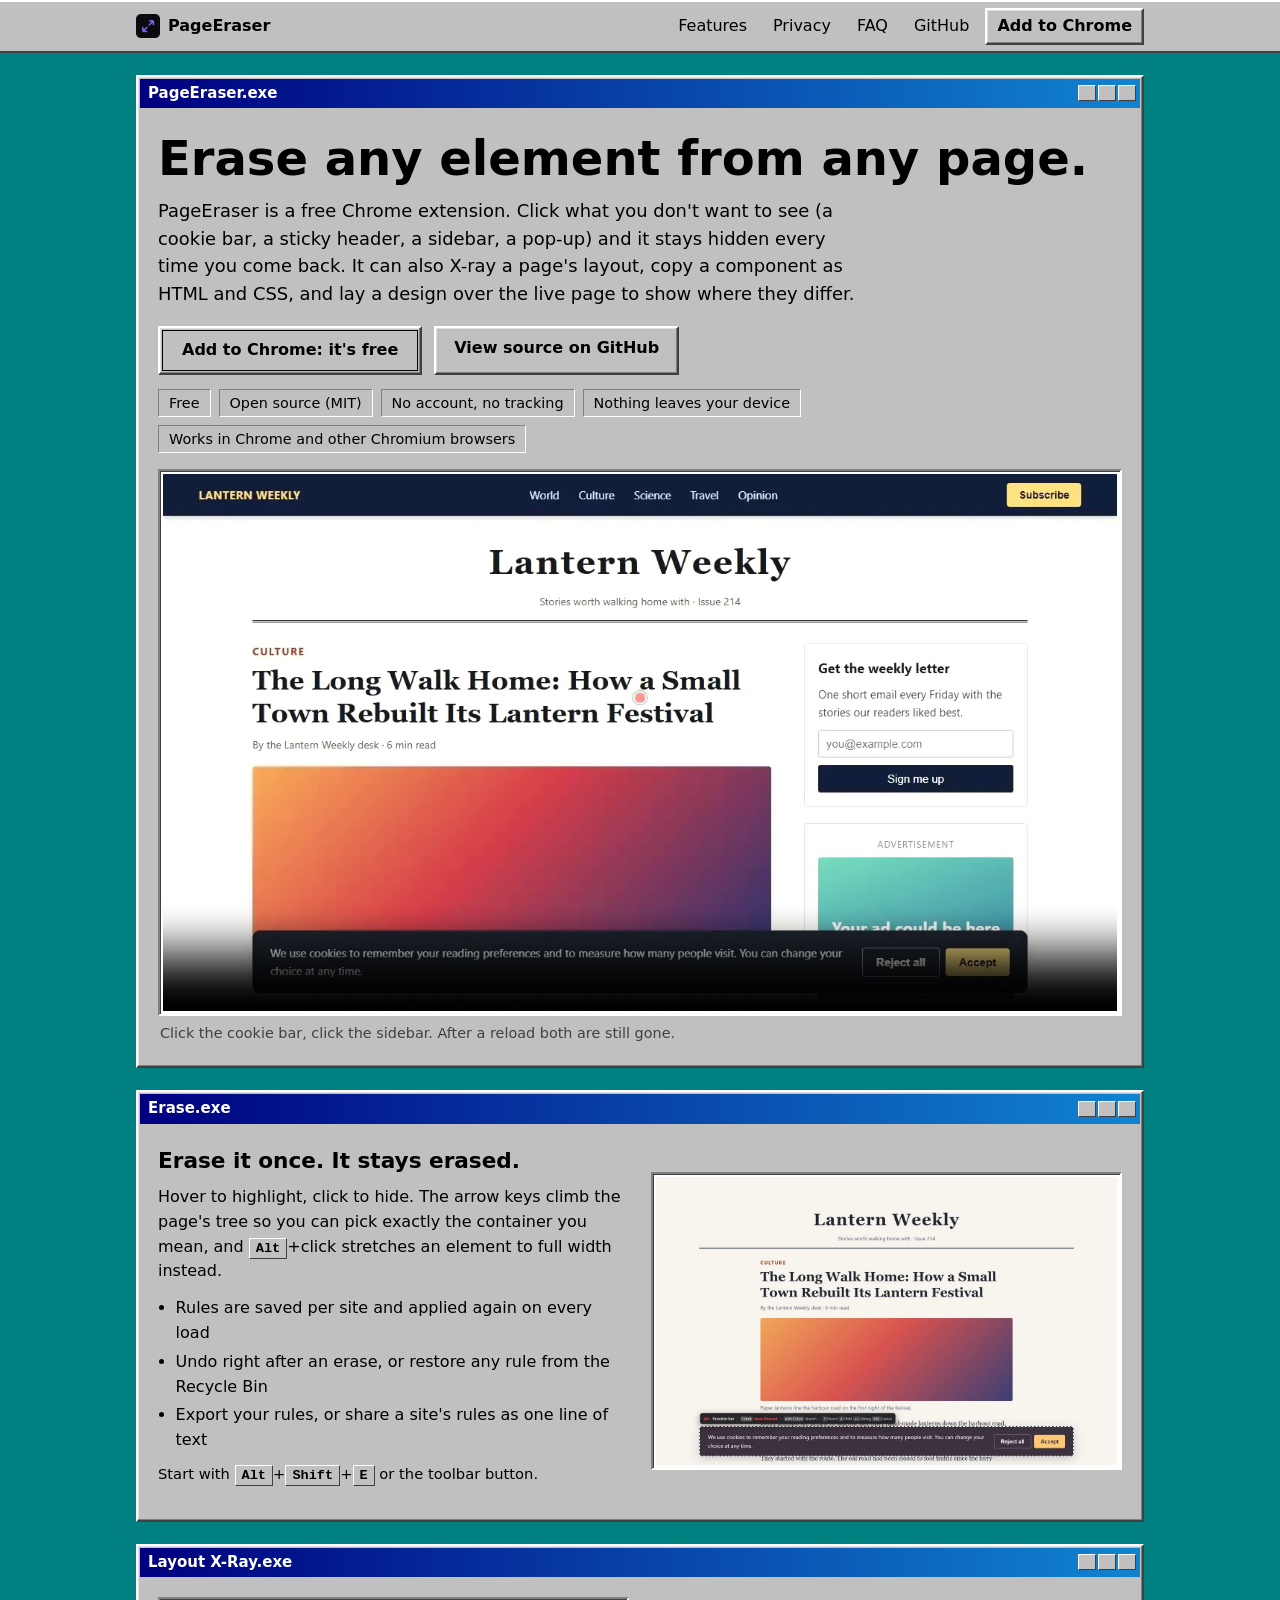
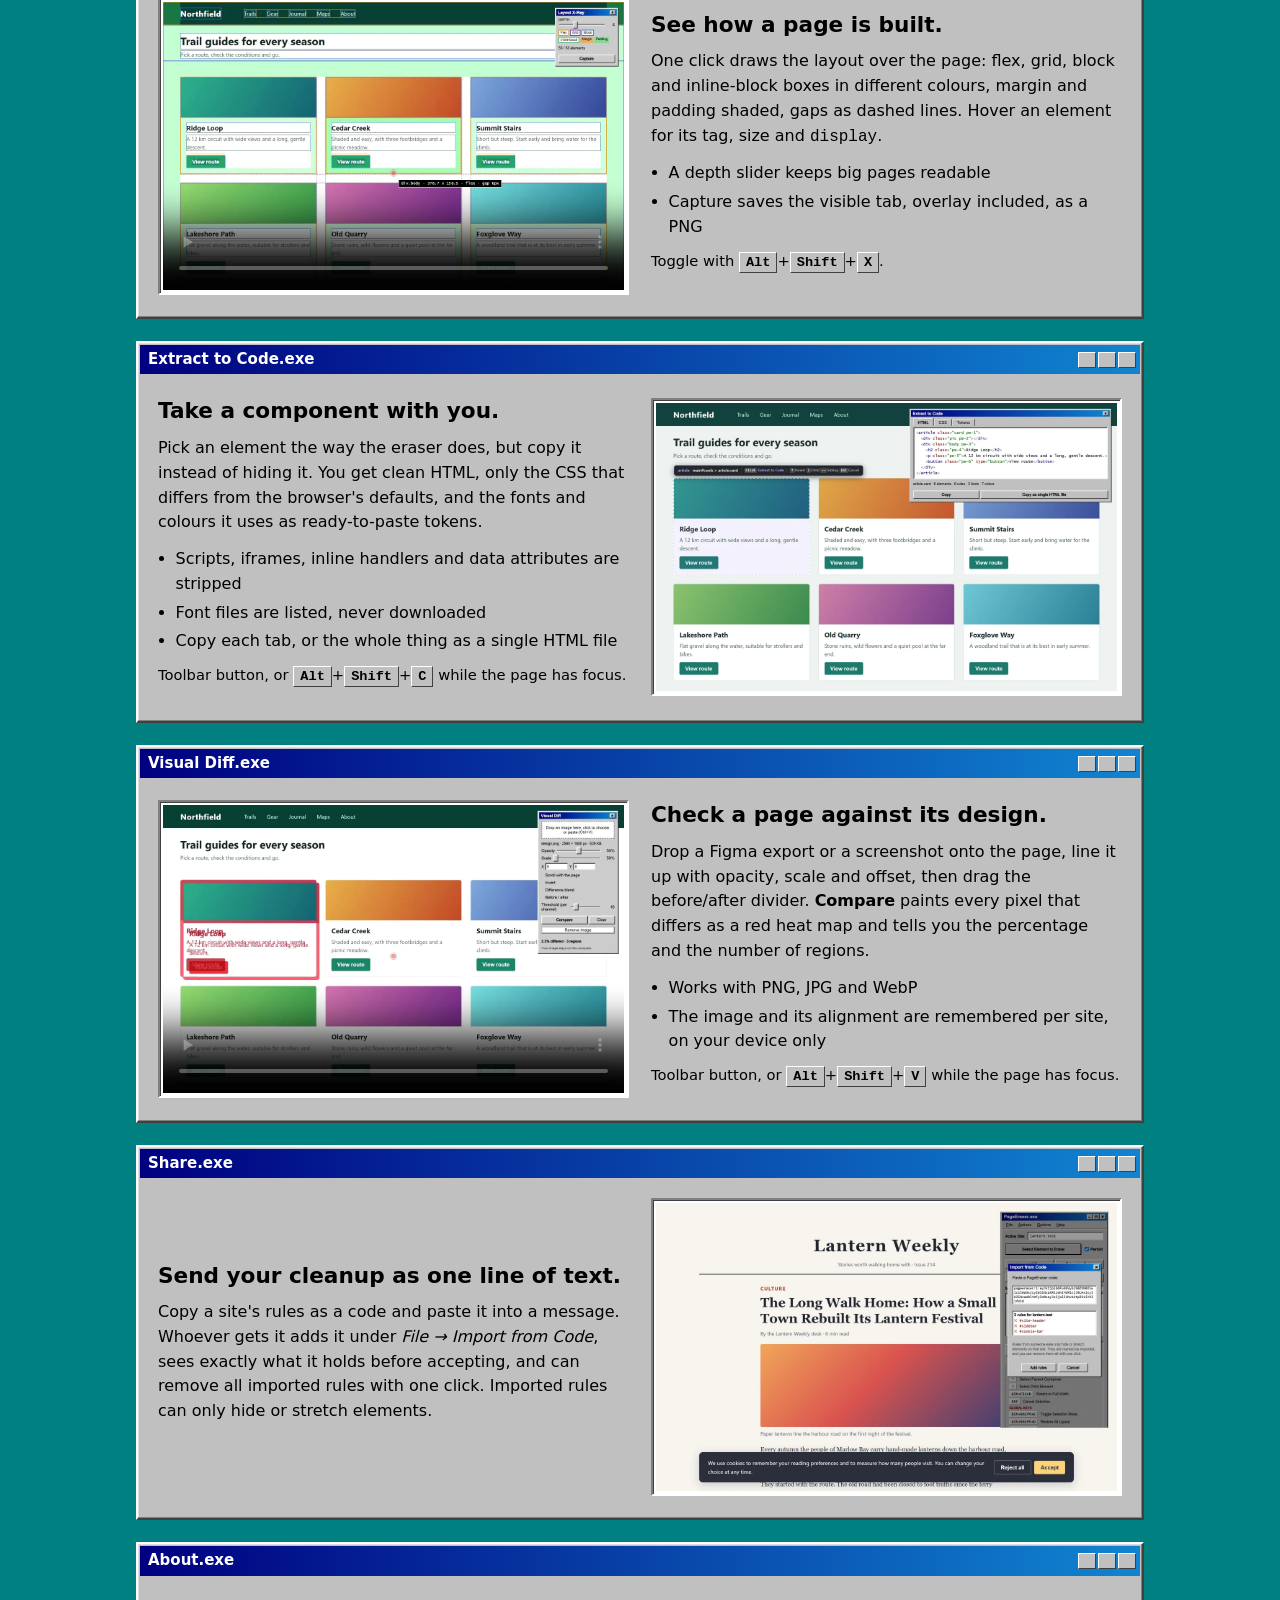
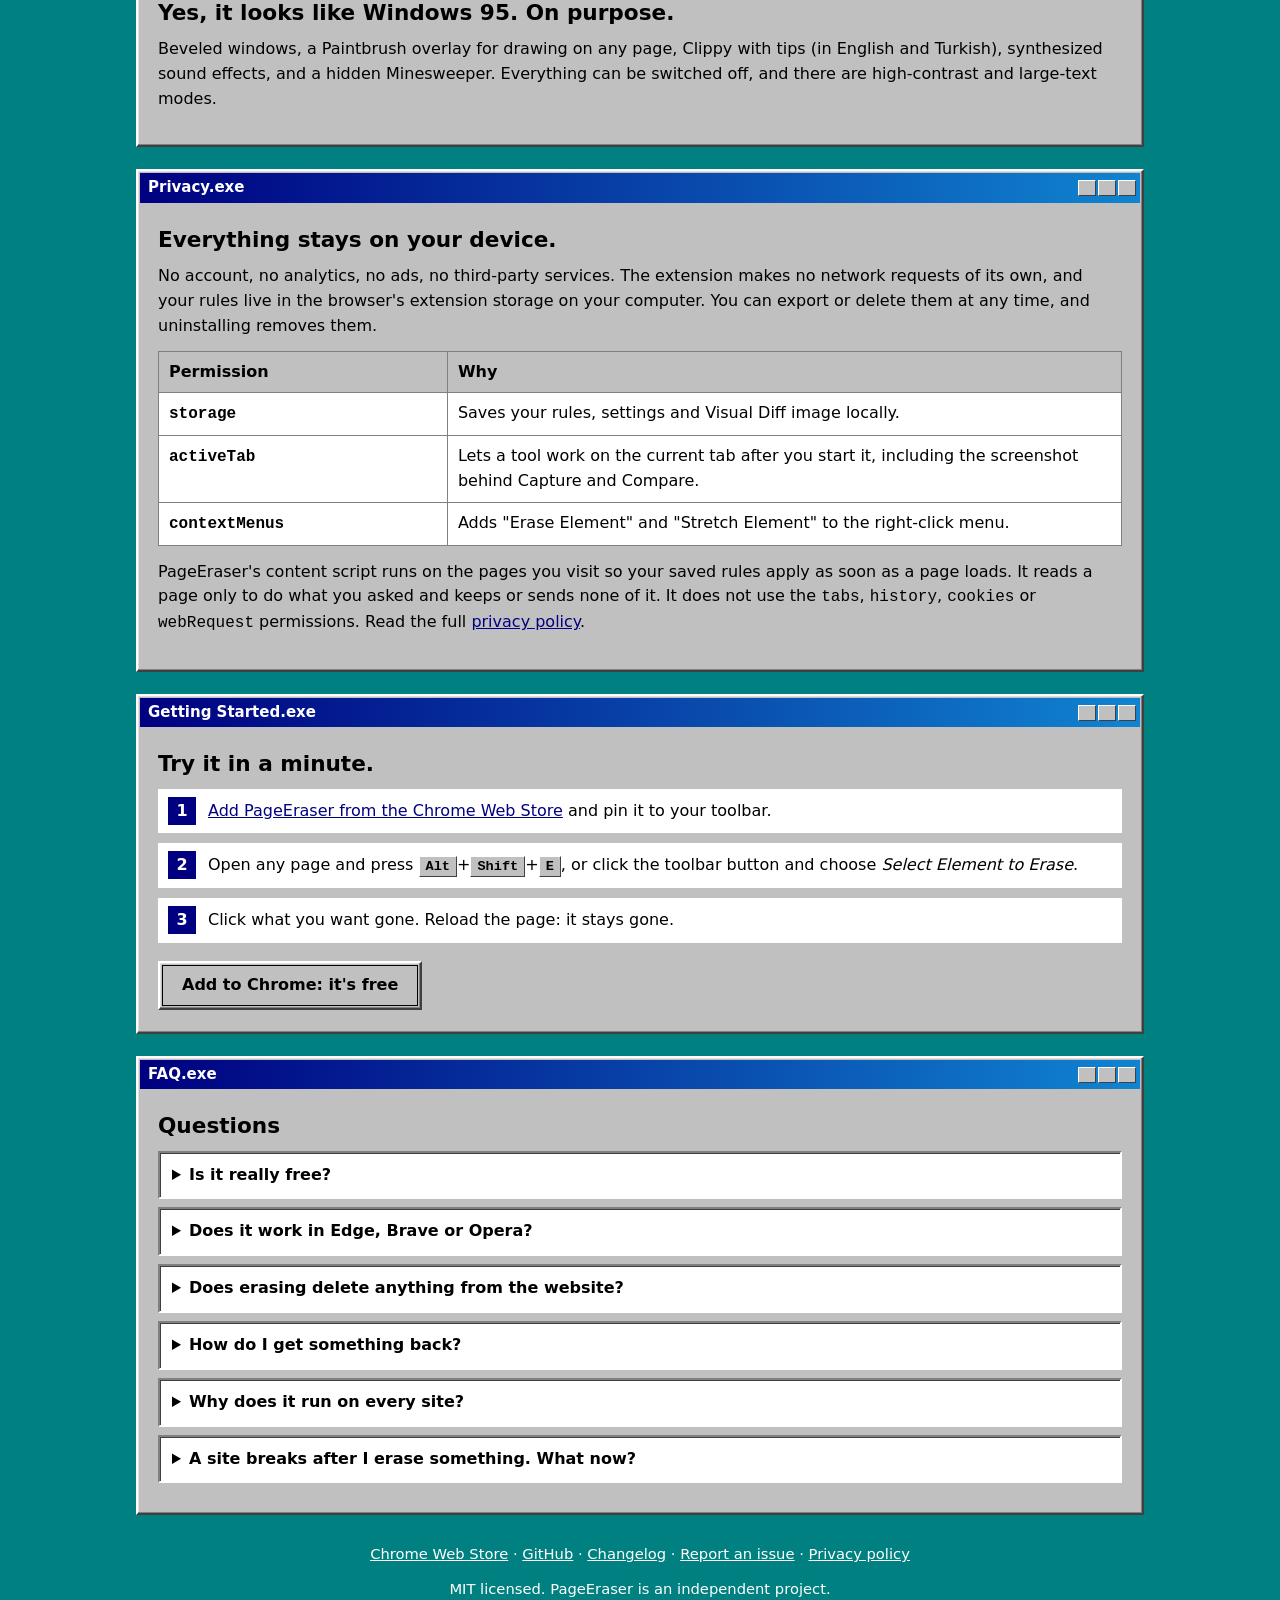
<file: index.html>
<!DOCTYPE html>
<html lang="en">
<head>
<meta charset="utf-8">
<meta name="viewport" content="width=device-width, initial-scale=1">
<title>PageEraser: Erase Any Element From Any Page | Chrome Extension</title>
<meta name="description" content="PageEraser is a free Chrome extension to erase any element from any page, X-ray layouts, extract components to code and overlay designs. All local, no tracking.">
<link rel="canonical" href="https://rildir.github.io/resize-extension/">
<meta name="theme-color" content="#008080">
<link rel="icon" type="image/png" href="assets/icon128.png">

<meta property="og:type" content="website">
<meta property="og:site_name" content="PageEraser">
<meta property="og:title" content="PageEraser: erase any element from any page">
<meta property="og:description" content="Free Chrome extension. Click what you don't want to see and it stays hidden. Also X-rays layouts, extracts components to code and overlays designs. All local, no tracking.">
<meta property="og:url" content="https://rildir.github.io/resize-extension/">
<meta property="og:image" content="https://rildir.github.io/resize-extension/assets/og.png">
<meta property="og:image:width" content="1200">
<meta property="og:image:height" content="630">
<meta property="og:image:alt" content="PageEraser: erase any element from any page">
<meta name="twitter:card" content="summary_large_image">
<meta name="twitter:title" content="PageEraser: erase any element from any page">
<meta name="twitter:description" content="Free Chrome extension. Click what you don't want to see and it stays hidden. All local, no tracking.">
<meta name="twitter:image" content="https://rildir.github.io/resize-extension/assets/og.png">

<script type="application/ld+json">
{
  "@context": "https://schema.org",
  "@type": "SoftwareApplication",
  "name": "PageEraser",
  "applicationCategory": "BrowserApplication",
  "operatingSystem": "Chrome, Chromium-based browsers",
  "description": "Chrome extension that erases any element from any page and keeps it hidden, X-rays page layouts, extracts components to HTML and CSS, and overlays designs on live pages. Everything stays on your device.",
  "url": "https://rildir.github.io/resize-extension/",
  "downloadUrl": "https://chromewebstore.google.com/detail/maiancbfenacpjnekhdeakfbacoalkid",
  "image": "https://rildir.github.io/resize-extension/assets/og.png",
  "license": "https://opensource.org/licenses/MIT",
  "offers": { "@type": "Offer", "price": "0", "priceCurrency": "USD" },
  "author": { "@type": "Person", "name": "rildir", "url": "https://github.com/rildir" }
}
</script>

<style>
  :root {
    --desk: #008080;
    --face: #c0c0c0;
    --hi: #ffffff;
    --mid: #808080;
    --dark: #404040;
    --navy: #000080;
    --ink: #000000;
  }
  * { box-sizing: border-box; }
  html { scroll-behavior: smooth; }
  body {
    margin: 0;
    background: var(--desk);
    color: var(--ink);
    font-family: "MS Sans Serif", Tahoma, "Segoe UI", system-ui, -apple-system, sans-serif;
    font-size: 16px;
    line-height: 1.55;
  }
  a { color: var(--navy); }
  a:focus-visible, button:focus-visible, summary:focus-visible {
    outline: 2px dotted var(--ink);
    outline-offset: 2px;
  }
  .wrap { max-width: 1040px; margin: 0 auto; padding: 0 16px; }

  /* Win95 bevels */
  .raised {
    background: var(--face);
    border-top: 2px solid var(--hi);
    border-left: 2px solid var(--hi);
    border-right: 2px solid var(--dark);
    border-bottom: 2px solid var(--dark);
    box-shadow: inset -1px -1px 0 var(--mid), inset 1px 1px 0 #dfdfdf;
  }
  .sunken {
    background: #fff;
    border-top: 2px solid var(--mid);
    border-left: 2px solid var(--mid);
    border-right: 2px solid var(--hi);
    border-bottom: 2px solid var(--hi);
    box-shadow: inset 1px 1px 0 var(--dark);
  }

  /* Taskbar */
  .taskbar {
    position: sticky; top: 0; z-index: 10;
    padding: 6px 0;
    background: var(--face);
    border-bottom: 2px solid var(--dark);
    border-top: 2px solid var(--hi);
  }
  .taskbar .wrap { display: flex; align-items: center; gap: 14px; }
  .brand { display: flex; align-items: center; gap: 8px; font-weight: 700; color: var(--ink); text-decoration: none; }
  .brand img { width: 24px; height: 24px; image-rendering: auto; }
  .taskbar nav { display: flex; gap: 6px; margin-left: auto; align-items: center; }
  .taskbar nav a { color: var(--ink); text-decoration: none; padding: 4px 10px; }
  .taskbar nav a:hover { background: var(--navy); color: #fff; }

  /* Buttons */
  .btn {
    display: inline-block;
    padding: 8px 18px;
    font: inherit; font-weight: 700;
    color: var(--ink); text-decoration: none; text-align: center;
    background: var(--face);
    border-top: 2px solid var(--hi);
    border-left: 2px solid var(--hi);
    border-right: 2px solid var(--dark);
    border-bottom: 2px solid var(--dark);
    box-shadow: inset -1px -1px 0 var(--mid), inset 1px 1px 0 #dfdfdf;
    cursor: pointer;
  }
  .btn:active {
    border-top-color: var(--dark); border-left-color: var(--dark);
    border-right-color: var(--hi); border-bottom-color: var(--hi);
    box-shadow: inset 1px 1px 0 var(--mid);
  }
  .btn.primary { outline: 1px solid var(--ink); outline-offset: -5px; padding: 10px 22px; }

  /* Windows */
  .win { margin: 22px 0; }
  .win > .bar {
    display: flex; align-items: center; justify-content: space-between;
    margin: 2px;
    padding: 3px 4px 3px 8px;
    color: #fff; font-weight: 700; font-size: 15px;
    background: linear-gradient(90deg, #000080, #1084d0);
  }
  .win > .bar .ctl { display: flex; gap: 2px; }
  .win > .bar .ctl i {
    display: block; width: 18px; height: 16px;
    background: var(--face);
    border-top: 1px solid var(--hi); border-left: 1px solid var(--hi);
    border-right: 1px solid var(--dark); border-bottom: 1px solid var(--dark);
  }
  .win > .body { padding: 18px 20px 22px; }
  @media (max-width: 560px) { .win > .body { padding: 14px 12px 18px; } }

  h1 { font-size: clamp(1.9rem, 5.2vw, 3rem); line-height: 1.1; margin: 4px 0 12px; }
  h2 { font-size: 1.35rem; margin: 0 0 8px; }
  p { margin: 0 0 12px; }
  .lead { font-size: 1.12rem; max-width: 62ch; }
  .cta { display: flex; flex-wrap: wrap; gap: 12px; margin: 18px 0 14px; }
  .chips { display: flex; flex-wrap: wrap; gap: 8px; padding: 0; margin: 0 0 6px; list-style: none; }
  .chips li {
    padding: 2px 10px; font-size: 0.9rem;
    border-top: 1px solid var(--mid); border-left: 1px solid var(--mid);
    border-right: 1px solid var(--hi); border-bottom: 1px solid var(--hi);
  }

  .media { display: block; width: 100%; height: auto; }
  .frame { padding: 3px; }
  .caption { font-size: 0.9rem; color: var(--dark); margin: 6px 2px 0; }

  /* Feature rows */
  .feature { display: grid; grid-template-columns: 1fr 1fr; gap: 22px; align-items: center; }
  .feature.flip .text { order: 2; }
  .feature .text p { max-width: 52ch; }
  .keys { margin-top: 10px; font-size: 0.92rem; }
  kbd {
    font: 600 0.85rem/1 "Courier New", monospace;
    padding: 2px 6px;
    background: var(--face);
    border-top: 1px solid var(--hi); border-left: 1px solid var(--hi);
    border-right: 1px solid var(--dark); border-bottom: 1px solid var(--dark);
  }
  .ticks { padding-left: 1.1em; margin: 0 0 10px; }
  .ticks li { margin-bottom: 4px; }
  @media (max-width: 820px) {
    .feature { grid-template-columns: 1fr; gap: 14px; }
    .feature.flip .text { order: 0; }
  }

  /* Privacy table */
  table { width: 100%; border-collapse: collapse; table-layout: fixed; margin: 10px 0 14px; background: #fff; }
  th, td { text-align: left; vertical-align: top; padding: 8px 10px; border: 1px solid var(--mid); overflow-wrap: anywhere; }
  th { background: var(--face); }
  td:first-child, th:first-child { width: 30%; }
  td code { font-family: "Courier New", monospace; font-weight: 700; }

  details { background: #fff; margin: 8px 0; padding: 0; }
  summary { cursor: pointer; padding: 10px 12px; font-weight: 700; }
  details > div { padding: 0 12px 12px; }
  details p:last-child { margin-bottom: 0; }

  .steps { counter-reset: s; list-style: none; padding: 0; margin: 0; display: grid; gap: 10px; }
  .steps li { counter-increment: s; padding: 10px 12px 10px 50px; position: relative; background: #fff; }
  .steps li::before {
    content: counter(s);
    position: absolute; left: 10px; top: 8px;
    width: 28px; height: 28px; line-height: 28px; text-align: center; font-weight: 700;
    background: var(--navy); color: #fff;
  }

  footer { padding: 6px 0 40px; color: #fff; text-align: center; font-size: 0.92rem; }
  footer a { color: #fff; }
  .sr { position: absolute; width: 1px; height: 1px; overflow: hidden; clip: rect(0 0 0 0); white-space: nowrap; }

  @media (max-width: 560px) {
    table, tbody, tr, td { display: block; width: auto; }
    thead { position: absolute; width: 1px; height: 1px; overflow: hidden; clip: rect(0 0 0 0); }
    tr { border-bottom: 1px solid var(--mid); }
    tr:last-child { border-bottom: 0; }
    td { border: 0; }
    td:first-child { width: auto; padding-bottom: 0; }
    td:last-child { padding-top: 2px; }
  }
  @media (max-width: 640px) {
    .taskbar nav a.hide-sm { display: none; }
    .btn.primary { width: 100%; }
    .cta .btn { flex: 1 1 100%; }
  }
  @media (prefers-reduced-motion: reduce) { html { scroll-behavior: auto; } }
</style>
</head>
<body>

<header class="taskbar">
  <div class="wrap">
    <a class="brand" href="#top"><img src="assets/icon128.png" alt="" width="24" height="24"> PageEraser</a>
    <nav aria-label="Main">
      <a class="hide-sm" href="#features">Features</a>
      <a class="hide-sm" href="#privacy">Privacy</a>
      <a class="hide-sm" href="#faq">FAQ</a>
      <a href="https://github.com/rildir/resize-extension">GitHub</a>
      <a class="btn" href="https://chromewebstore.google.com/detail/maiancbfenacpjnekhdeakfbacoalkid">Add to Chrome</a>
    </nav>
  </div>
</header>

<main id="top" class="wrap">

  <section class="win raised" aria-labelledby="hero-title">
    <div class="bar"><span>PageEraser.exe</span><span class="ctl" aria-hidden="true"><i></i><i></i><i></i></span></div>
    <div class="body">
      <h1 id="hero-title">Erase any element from any page.</h1>
      <p class="lead">PageEraser is a free Chrome extension. Click what you don't want to see (a cookie bar, a sticky header, a sidebar, a pop-up) and it stays hidden every time you come back. It can also X-ray a page's layout, copy a component as HTML and CSS, and lay a design over the live page to show where they differ.</p>
      <div class="cta">
        <a class="btn primary" href="https://chromewebstore.google.com/detail/maiancbfenacpjnekhdeakfbacoalkid">Add to Chrome: it's free</a>
        <a class="btn" href="https://github.com/rildir/resize-extension">View source on GitHub</a>
      </div>
      <ul class="chips" aria-label="At a glance">
        <li>Free</li>
        <li>Open source (MIT)</li>
        <li>No account, no tracking</li>
        <li>Nothing leaves your device</li>
        <li>Works in Chrome and other Chromium browsers</li>
      </ul>
      <div class="sunken frame" style="margin-top:16px">
        <video class="media" src="assets/erase.mp4" poster="assets/erase-poster.webp" width="1280" height="720" autoplay muted loop playsinline preload="auto" aria-label="Demo: clicking a cookie bar and a sidebar erases them, and they stay hidden after a reload"></video>
      </div>
      <p class="caption">Click the cookie bar, click the sidebar. After a reload both are still gone.</p>
    </div>
  </section>

  <h2 class="sr" id="features">Features</h2>

  <section class="win raised" aria-labelledby="f-erase">
    <div class="bar"><span>Erase.exe</span><span class="ctl" aria-hidden="true"><i></i><i></i><i></i></span></div>
    <div class="body feature">
      <div class="text">
        <h2 id="f-erase">Erase it once. It stays erased.</h2>
        <p>Hover to highlight, click to hide. The arrow keys climb the page's tree so you can pick exactly the container you mean, and <kbd>Alt</kbd>+click stretches an element to full width instead.</p>
        <ul class="ticks">
          <li>Rules are saved per site and applied again on every load</li>
          <li>Undo right after an erase, or restore any rule from the Recycle Bin</li>
          <li>Export your rules, or share a site's rules as one line of text</li>
        </ul>
        <p class="keys">Start with <kbd>Alt</kbd>+<kbd>Shift</kbd>+<kbd>E</kbd> or the toolbar button.</p>
      </div>
      <div class="sunken frame">
        <img class="media" src="assets/erase.webp" width="1280" height="800" loading="lazy" alt="The element picker highlighting a cookie bar on an article page, with its selector and the keys that erase, stretch or move the selection">
      </div>
    </div>
  </section>

  <section class="win raised" aria-labelledby="f-xray">
    <div class="bar"><span>Layout X-Ray.exe</span><span class="ctl" aria-hidden="true"><i></i><i></i><i></i></span></div>
    <div class="body feature flip">
      <div class="text">
        <h2 id="f-xray">See how a page is built.</h2>
        <p>One click draws the layout over the page: flex, grid, block and inline-block boxes in different colours, margin and padding shaded, gaps as dashed lines. Hover an element for its tag, size and <code>display</code>.</p>
        <ul class="ticks">
          <li>A depth slider keeps big pages readable</li>
          <li>Capture saves the visible tab, overlay included, as a PNG</li>
        </ul>
        <p class="keys">Toggle with <kbd>Alt</kbd>+<kbd>Shift</kbd>+<kbd>X</kbd>.</p>
      </div>
      <div class="sunken frame">
        <video class="media lazy" src="assets/xray.mp4" poster="assets/xray-poster.webp" width="1280" height="800" muted loop playsinline preload="none" aria-label="Demo: Layout X-Ray drawing colour-coded boxes over a page, then reducing the depth from 4 to 2"></video>
      </div>
    </div>
  </section>

  <section class="win raised" aria-labelledby="f-extract">
    <div class="bar"><span>Extract to Code.exe</span><span class="ctl" aria-hidden="true"><i></i><i></i><i></i></span></div>
    <div class="body feature">
      <div class="text">
        <h2 id="f-extract">Take a component with you.</h2>
        <p>Pick an element the way the eraser does, but copy it instead of hiding it. You get clean HTML, only the CSS that differs from the browser's defaults, and the fonts and colours it uses as ready-to-paste tokens.</p>
        <ul class="ticks">
          <li>Scripts, iframes, inline handlers and data attributes are stripped</li>
          <li>Font files are listed, never downloaded</li>
          <li>Copy each tab, or the whole thing as a single HTML file</li>
        </ul>
        <p class="keys">Toolbar button, or <kbd>Alt</kbd>+<kbd>Shift</kbd>+<kbd>C</kbd> while the page has focus.</p>
      </div>
      <div class="sunken frame">
        <img class="media" src="assets/extract.webp" width="1280" height="800" loading="lazy" alt="Extract to Code showing the HTML, CSS and tokens tabs for a selected article card">
      </div>
    </div>
  </section>

  <section class="win raised" aria-labelledby="f-diff">
    <div class="bar"><span>Visual Diff.exe</span><span class="ctl" aria-hidden="true"><i></i><i></i><i></i></span></div>
    <div class="body feature flip">
      <div class="text">
        <h2 id="f-diff">Check a page against its design.</h2>
        <p>Drop a Figma export or a screenshot onto the page, line it up with opacity, scale and offset, then drag the before/after divider. <b>Compare</b> paints every pixel that differs as a red heat map and tells you the percentage and the number of regions.</p>
        <ul class="ticks">
          <li>Works with PNG, JPG and WebP</li>
          <li>The image and its alignment are remembered per site, on your device only</li>
        </ul>
        <p class="keys">Toolbar button, or <kbd>Alt</kbd>+<kbd>Shift</kbd>+<kbd>V</kbd> while the page has focus.</p>
      </div>
      <div class="sunken frame">
        <video class="media lazy" src="assets/diff.mp4" poster="assets/diff-poster.webp" width="1280" height="800" muted loop playsinline preload="none" aria-label="Demo: a design image overlaid on a page, the before/after divider dragged across, then Compare marking one shifted card in red"></video>
      </div>
    </div>
  </section>

  <section class="win raised" aria-labelledby="f-share">
    <div class="bar"><span>Share.exe</span><span class="ctl" aria-hidden="true"><i></i><i></i><i></i></span></div>
    <div class="body feature">
      <div class="text">
        <h2 id="f-share">Send your cleanup as one line of text.</h2>
        <p>Copy a site's rules as a code and paste it into a message. Whoever gets it adds it under <i>File → Import from Code</i>, sees exactly what it holds before accepting, and can remove all imported rules with one click. Imported rules can only hide or stretch elements.</p>
      </div>
      <div class="sunken frame">
        <img class="media" src="assets/share.webp" width="1280" height="800" loading="lazy" alt="The Import from Code dialog listing three rules before they are added">
      </div>
    </div>
  </section>

  <section class="win raised" aria-labelledby="retro">
    <div class="bar"><span>About.exe</span><span class="ctl" aria-hidden="true"><i></i><i></i><i></i></span></div>
    <div class="body">
      <h2 id="retro">Yes, it looks like Windows 95. On purpose.</h2>
      <p>Beveled windows, a Paintbrush overlay for drawing on any page, Clippy with tips (in English and Turkish), synthesized sound effects, and a hidden Minesweeper. Everything can be switched off, and there are high-contrast and large-text modes.</p>
    </div>
  </section>

  <section class="win raised" id="privacy" aria-labelledby="priv-title">
    <div class="bar"><span>Privacy.exe</span><span class="ctl" aria-hidden="true"><i></i><i></i><i></i></span></div>
    <div class="body">
      <h2 id="priv-title">Everything stays on your device.</h2>
      <p>No account, no analytics, no ads, no third-party services. The extension makes no network requests of its own, and your rules live in the browser's extension storage on your computer. You can export or delete them at any time, and uninstalling removes them.</p>
      <table>
        <thead><tr><th scope="col">Permission</th><th scope="col">Why</th></tr></thead>
        <tbody>
          <tr><td><code>storage</code></td><td>Saves your rules, settings and Visual Diff image locally.</td></tr>
          <tr><td><code>activeTab</code></td><td>Lets a tool work on the current tab after you start it, including the screenshot behind Capture and Compare.</td></tr>
          <tr><td><code>contextMenus</code></td><td>Adds "Erase Element" and "Stretch Element" to the right-click menu.</td></tr>
        </tbody>
      </table>
      <p>PageEraser's content script runs on the pages you visit so your saved rules apply as soon as a page loads. It reads a page only to do what you asked and keeps or sends none of it. It does not use the <code>tabs</code>, <code>history</code>, <code>cookies</code> or <code>webRequest</code> permissions. Read the full <a href="privacy-policy.html">privacy policy</a>.</p>
    </div>
  </section>

  <section class="win raised" aria-labelledby="start-title">
    <div class="bar"><span>Getting Started.exe</span><span class="ctl" aria-hidden="true"><i></i><i></i><i></i></span></div>
    <div class="body">
      <h2 id="start-title">Try it in a minute.</h2>
      <ol class="steps">
        <li><a href="https://chromewebstore.google.com/detail/maiancbfenacpjnekhdeakfbacoalkid">Add PageEraser from the Chrome Web Store</a> and pin it to your toolbar.</li>
        <li>Open any page and press <kbd>Alt</kbd>+<kbd>Shift</kbd>+<kbd>E</kbd>, or click the toolbar button and choose <i>Select Element to Erase</i>.</li>
        <li>Click what you want gone. Reload the page: it stays gone.</li>
      </ol>
      <div class="cta" style="margin-bottom:0">
        <a class="btn primary" href="https://chromewebstore.google.com/detail/maiancbfenacpjnekhdeakfbacoalkid">Add to Chrome: it's free</a>
      </div>
    </div>
  </section>

  <section class="win raised" id="faq" aria-labelledby="faq-title">
    <div class="bar"><span>FAQ.exe</span><span class="ctl" aria-hidden="true"><i></i><i></i><i></i></span></div>
    <div class="body">
      <h2 id="faq-title">Questions</h2>
      <details class="sunken">
        <summary>Is it really free?</summary>
        <div><p>Yes. PageEraser is free and open source under the MIT license. There is no paid tier, account or ad.</p></div>
      </details>
      <details class="sunken">
        <summary>Does it work in Edge, Brave or Opera?</summary>
        <div><p>It is built for Chrome (Manifest V3, Chrome 102 or newer). Other Chromium-based browsers can usually install extensions from the Chrome Web Store too, but it is only tested on Chromium.</p></div>
      </details>
      <details class="sunken">
        <summary>Does erasing delete anything from the website?</summary>
        <div><p>No. PageEraser hides the element in your own browser with a style rule. The site itself is untouched and other people see it as usual.</p></div>
      </details>
      <details class="sunken">
        <summary>How do I get something back?</summary>
        <div><p>Press Undo in the toast right after an erase, use <kbd>Ctrl</kbd>+<kbd>Z</kbd> on the page, restore a single rule from the popup or the Recycle Bin, or use <i>Restore All Layout</i> to clear a whole site.</p></div>
      </details>
      <details class="sunken">
        <summary>Why does it run on every site?</summary>
        <div><p>So the rules you saved for a site apply the moment that page loads. On sites where you have no rules it does nothing, and it does not send anything it reads anywhere. It is also why Chrome's install prompt says the extension can read and change data on all websites.</p></div>
      </details>
      <details class="sunken">
        <summary>A site breaks after I erase something. What now?</summary>
        <div><p>Restore that rule, or pick a smaller element next time (the <kbd>↓</kbd> key moves the selection down into a child). If you find a page PageEraser handles badly, please <a href="https://github.com/rildir/resize-extension/issues">open an issue</a>.</p></div>
      </details>
    </div>
  </section>

</main>

<footer>
  <div class="wrap">
    <p>
      <a href="https://chromewebstore.google.com/detail/maiancbfenacpjnekhdeakfbacoalkid">Chrome Web Store</a> ·
      <a href="https://github.com/rildir/resize-extension">GitHub</a> ·
      <a href="https://github.com/rildir/resize-extension/blob/main/CHANGELOG.md">Changelog</a> ·
      <a href="https://github.com/rildir/resize-extension/issues">Report an issue</a> ·
      <a href="privacy-policy.html">Privacy policy</a>
    </p>
    <p>MIT licensed. PageEraser is an independent project.</p>
  </div>
</footer>

<script>
(function () {
  var reduce = window.matchMedia && matchMedia('(prefers-reduced-motion: reduce)').matches;
  var videos = Array.prototype.slice.call(document.querySelectorAll('video'));
  if (reduce) {
    videos.forEach(function (v) { v.removeAttribute('autoplay'); v.pause(); v.controls = true; v.preload = 'metadata'; });
    return;
  }
  if (!('IntersectionObserver' in window)) {
    videos.forEach(function (v) { v.controls = true; });
    return;
  }
  var io = new IntersectionObserver(function (entries) {
    entries.forEach(function (e) {
      var v = e.target;
      if (e.isIntersecting) { var p = v.play(); if (p && p.catch) p.catch(function () { v.controls = true; }); }
      else v.pause();
    });
  }, { threshold: 0.35 });
  videos.forEach(function (v) { io.observe(v); });
})();
</script>
</body>
</html>
</file>
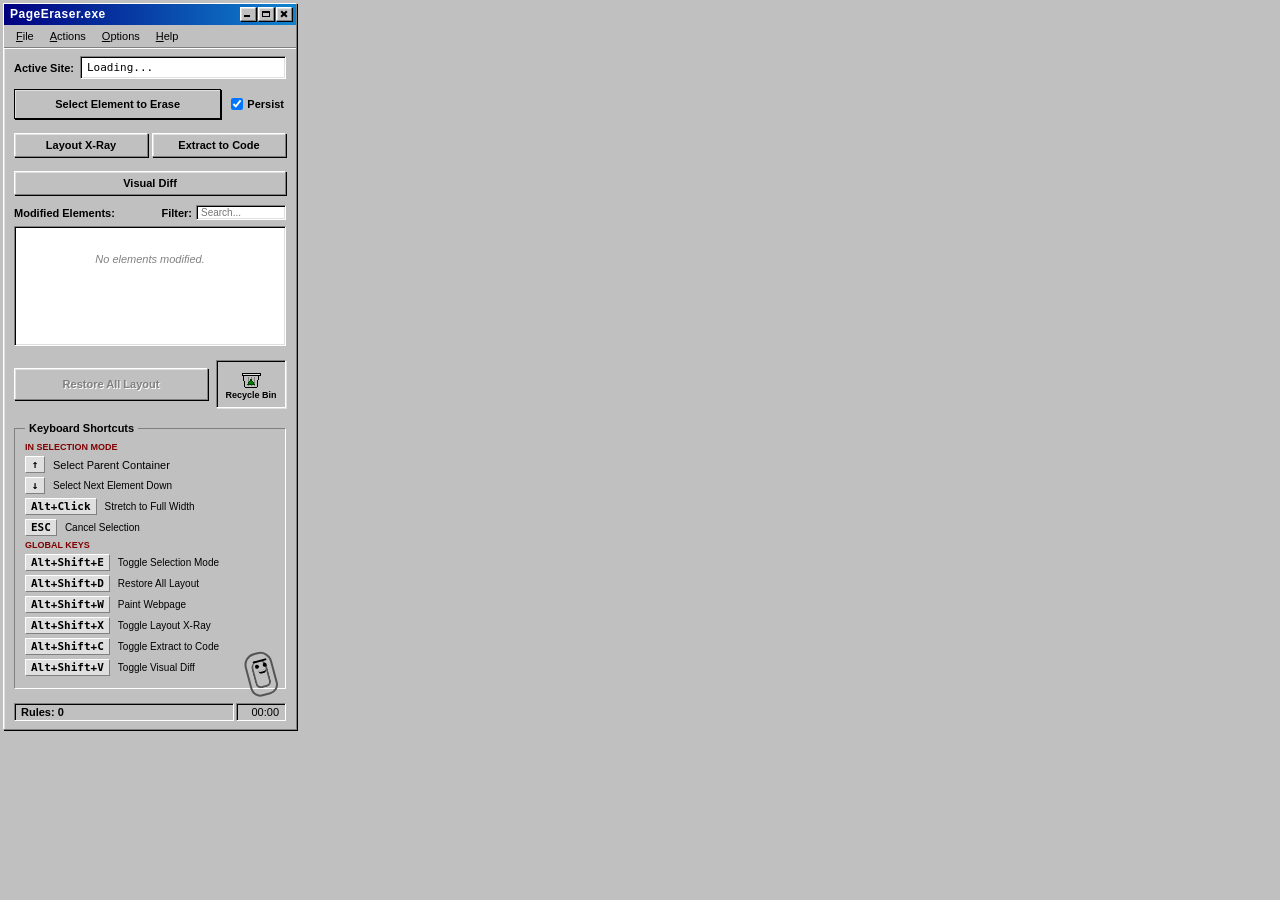
<file: popup.html>
<!doctype html>
<html lang="en">
  <head>
    <meta charset="UTF-8" />
    <meta name="viewport" content="width=300" />
    <title>PageEraser.exe</title>
    <link rel="stylesheet" href="popup.css" />
  </head>
  <body>
    <div class="window">
      <!-- Title Bar -->
      <div class="title-bar">
        <div class="title-bar-text">PageEraser.exe</div>
        <div class="title-bar-controls">
          <button
            aria-label="Minimize" data-i18n-aria-label="minimizeAria"
            class="win-btn-control minimize-btn"
            type="button"
          ></button>
          <button
            aria-label="Maximize" data-i18n-aria-label="maximizeAria"
            class="win-btn-control maximize-btn"
            type="button"
          ></button>
          <button
            aria-label="Close" data-i18n-aria-label="closeAria"
            class="win-btn-control close-btn"
            type="button"
          ></button>
        </div>
      </div>

      <!-- Menu Bar with Dropdowns -->
      <div class="menu-bar" role="menubar">
        <div class="menu-item-container" role="none">
          <div class="menu-item" id="menu-file" role="menuitem" tabindex="0" aria-haspopup="menu" aria-expanded="false" aria-controls="dropdown-file" data-i18n="fileMenu">
            <span class="underline">F</span>ile
          </div>
          <div class="dropdown-menu" id="dropdown-file" role="menu" aria-labelledby="menu-file">
            <div
              class="dropdown-item" role="menuitem" tabindex="-1"
              id="menu-item-export"
              data-i18n="exportRules"
            >
              Export Rules...
            </div>
            <div
              class="dropdown-item" role="menuitem" tabindex="-1"
              id="menu-item-import"
              data-i18n="importRules"
            >
              Import Rules...
            </div>
            <div class="dropdown-divider"></div>
            <div
              class="dropdown-item" role="menuitem" tabindex="-1"
              id="menu-item-copycode"
              data-i18n="copyCodeMenu"
            >
              Copy Rules as Code
            </div>
            <div
              class="dropdown-item" role="menuitem" tabindex="-1"
              id="menu-item-importcode"
              data-i18n="importCodeMenu"
            >
              Import from Code...
            </div>
            <div class="dropdown-divider"></div>
            <div class="dropdown-item" role="menuitem" tabindex="-1" id="menu-item-exit" data-i18n="exit">
              Exit
            </div>
          </div>
        </div>
        <div class="menu-item-container" role="none">
          <div class="menu-item" id="menu-actions" role="menuitem" tabindex="0" aria-haspopup="menu" aria-expanded="false" aria-controls="dropdown-actions" data-i18n="actionsMenu">
            <span class="underline">A</span>ctions
          </div>
          <div class="dropdown-menu" id="dropdown-actions" role="menu" aria-labelledby="menu-actions">
            <div class="dropdown-item" role="menuitem" tabindex="-1" id="menu-item-select">
              <span data-i18n="startSelection">Start Selection</span>
              <span class="menu-shortcut">Alt+Shift+E</span>
            </div>
            <div class="dropdown-item" role="menuitem" tabindex="-1" id="menu-item-reset">
              <span data-i18n="restoreLayout">Restore All Layout</span>
              <span class="menu-shortcut">Alt+Shift+D</span>
            </div>
            <div class="dropdown-divider"></div>
            <div class="dropdown-item" role="menuitem" tabindex="-1" id="menu-item-paint">
              <span data-i18n="paintWebpage">Paint Webpage</span>
              <span class="menu-shortcut">Alt+Shift+W</span>
            </div>
            <div class="dropdown-item" role="menuitem" tabindex="-1" id="menu-item-xray">
              <span data-i18n="xrayBtn">Layout X-Ray</span>
              <span class="menu-shortcut">Alt+Shift+X</span>
            </div>
            <div class="dropdown-item" role="menuitem" tabindex="-1" id="menu-item-extract">
              <span data-i18n="extractBtn">Extract to Code</span>
              <span class="menu-shortcut">Alt+Shift+C</span>
            </div>
            <div class="dropdown-item" role="menuitem" tabindex="-1" id="menu-item-diff">
              <span data-i18n="diffBtn">Visual Diff</span>
              <span class="menu-shortcut">Alt+Shift+V</span>
            </div>
          </div>
        </div>
        <div class="menu-item-container" role="none">
          <div class="menu-item" id="menu-options" role="menuitem" tabindex="0" aria-haspopup="menu" aria-expanded="false" aria-controls="dropdown-options" data-i18n="optionsMenu">
            <span class="underline">O</span>ptions
          </div>
          <div class="dropdown-menu" id="dropdown-options" role="menu" aria-labelledby="menu-options">
            <div class="dropdown-item checkable checked" role="menuitemcheckbox" aria-checked="true" tabindex="-1" id="menu-item-sounds">
              <span class="check-mark">✓</span>
              <span data-i18n="playSounds">Play Retro Sounds</span>
            </div>
            <div
              class="dropdown-item checkable checked" role="menuitemcheckbox" aria-checked="true" tabindex="-1"
              id="menu-item-clippy-toggle"
            >
              <span class="check-mark">✓</span>
              <span data-i18n="showClippy">Show Clippy Buddy</span>
            </div>
            <div class="dropdown-item checkable" role="menuitemcheckbox" aria-checked="false" tabindex="-1" id="menu-item-scope">
              <span class="check-mark">✓</span>
              <span data-i18n="allSubdomains">Apply to Subdomains</span>
            </div>
            <div class="dropdown-divider"></div>
            <div class="dropdown-item checkable" role="menuitemradio" aria-checked="false" tabindex="-1" id="menu-item-theme-teal">
              <span class="check-mark">✓</span>
              <span data-i18n="classicTeal">Classic Teal</span>
            </div>
            <div class="dropdown-item checkable" role="menuitemradio" aria-checked="false" tabindex="-1" id="menu-item-theme-blue">
              <span class="check-mark">✓</span>
              <span data-i18n="classicBlue">Classic Blue</span>
            </div>
            <div class="dropdown-item checkable" role="menuitemradio" aria-checked="false" tabindex="-1" id="menu-item-theme-plum">
              <span class="check-mark">✓</span>
              <span data-i18n="plumTheme">Plum Theme</span>
            </div>
            <div class="dropdown-item checkable" role="menuitemcheckbox" aria-checked="false" tabindex="-1" id="menu-item-contrast-high">
              <span class="check-mark">✓</span>
              <span data-i18n="contrastHigh">High Contrast</span>
            </div>
            <div class="dropdown-divider"></div>
            <div class="dropdown-item checkable" role="menuitemcheckbox" aria-checked="false" tabindex="-1" id="menu-item-text-large">
              <span class="check-mark">✓</span>
              <span data-i18n="textLarge">Large Text</span>
            </div>
            <div class="dropdown-divider"></div>
            <div class="dropdown-item checkable" role="menuitemradio" aria-checked="false" tabindex="-1" id="menu-item-lang-en">
              <span class="check-mark">✓</span> English
            </div>
            <div class="dropdown-item checkable" role="menuitemradio" aria-checked="false" tabindex="-1" id="menu-item-lang-tr">
              <span class="check-mark">✓</span> Türkçe
            </div>
          </div>
        </div>
        <div class="menu-item-container" role="none">
          <div class="menu-item" id="menu-help" role="menuitem" tabindex="0" aria-haspopup="menu" aria-expanded="false" aria-controls="dropdown-help" data-i18n="helpMenu">
            <span class="underline">H</span>elp
          </div>
          <div class="dropdown-menu" id="dropdown-help" role="menu" aria-labelledby="menu-help">
            <div class="dropdown-item" role="menuitem" tabindex="-1" id="menu-item-tour" data-i18n="takeTour">
              Take Guided Tour...
            </div>
            <div
              class="dropdown-item" role="menuitem" tabindex="-1"
              id="menu-item-clippy-trigger"
              data-i18n="askClippy"
            >
              Ask Clippy...
            </div>
            <div class="dropdown-divider"></div>
            <div
              class="dropdown-item" role="menuitem" tabindex="-1"
              id="menu-item-soundboard"
              data-i18n="soundboardMenu"
            >
              Soundboard...
            </div>
            <div class="dropdown-divider"></div>
            <div
              class="dropdown-item" role="menuitem" tabindex="-1"
              id="menu-item-about"
              data-i18n="aboutPageEraser"
            >
              About PageEraser...
            </div>
          </div>
        </div>
      </div>

      <div class="window-body">
        <!-- Active Site Panel -->
        <div class="field-row">
          <span class="field-label" data-i18n="activeSite">Active Site:</span>
          <div class="field-value-sunken" id="domain-name">Loading...</div>
        </div>

        <!-- Shown when nothing on the tab answers (opened before install/update) -->
        <div class="reach-notice" id="reach-notice" role="alert" hidden></div>

        <!-- Action Select Trigger & Persist Checkbox -->
        <div style="display: flex; gap: 8px; align-items: center; width: 100%">
          <button
            class="win-btn win-btn-primary"
            id="btn-select"
            type="button"
            style="flex: 1"
          >
            <span data-i18n="selectElement">Select Element to Erase</span>
          </button>
          <div
            style="display: flex; align-items: center; gap: 4px; padding: 2px"
          >
            <input
              type="checkbox"
              id="chk-persist"
              checked
              style="cursor: pointer; width: 12px; height: 12px"
            />
            <label
              for="chk-persist"
              data-i18n="persistLabel"
              style="font-weight: bold; cursor: pointer; user-select: none"
              >Persist</label
            >
          </div>
        </div>

        <!-- Layout X-Ray and Extract to Code -->
        <div style="display: flex; gap: 4px; width: 100%; margin-top: 4px">
          <button
            class="win-btn"
            id="btn-xray"
            type="button"
            style="flex: 1"
          >
            <span data-i18n="xrayBtn">Layout X-Ray</span>
          </button>
          <button
            class="win-btn"
            id="btn-extract"
            type="button"
            style="flex: 1"
          >
            <span data-i18n="extractBtn">Extract to Code</span>
          </button>
        </div>
        <div style="width: 100%; margin-top: 4px">
          <button
            class="win-btn"
            id="btn-diff"
            type="button"
            style="width: 100%"
          >
            <span data-i18n="diffBtn">Visual Diff</span>
          </button>
        </div>

        <!-- Modified Elements sunken panel with search filter -->
        <div class="list-section">
          <div class="list-title-row">
            <span class="list-title" data-i18n="modifiedElements"
              >Modified Elements:</span
            >
            <div class="filter-row">
              <span class="filter-label" data-i18n="filterLabel">Filter:</span>
              <input
                class="win-input"
                type="text"
                id="filter-input"
                data-i18n-placeholder="searchPlaceholder"
                placeholder="Search..."
                autocomplete="off"
              />
            </div>
          </div>
          <div class="sunken-panel" id="selectors-list">
            <div class="empty-state" data-i18n="noElements">
              No elements modified.
            </div>
          </div>
        </div>

        <!-- Reset Layout Button & Recycle Bin -->
        <div
          style="
            display: flex;
            gap: 8px;
            align-items: center;
            margin-top: 4px;
            width: 100%;
          "
        >
          <button
            class="win-btn"
            id="btn-reset"
            type="button"
            style="flex: 1; height: 32px"
            disabled
          >
            <span data-i18n="restoreLayout">Restore All Layout</span>
          </button>
          <div
            id="recycle-bin-container"
            class="win-recycle-bin"
            title="Drag elements here to restore them, or double-click to restore all"
            data-i18n-title="recycleBinHint"
          >
            <div class="recycle-bin-icon empty" id="recycle-bin-icon">
              <svg
                viewBox="0 0 22 20"
                width="22"
                height="20"
                shape-rendering="crispEdges"
                aria-hidden="true"
              >
                <g class="bin-paper">
                  <rect x="5" y="1" width="8" height="6" fill="#ffffff" stroke="#000000" />
                  <rect x="9" y="0" width="8" height="6" fill="#ffffff" stroke="#000000" />
                  <path d="M11 2h4M11 4h4" stroke="#000080" />
                </g>
                <path d="M3 6h16l-2 13H5z" fill="#c0c0c0" stroke="#000000" />
                <rect x="2" y="5" width="18" height="2" fill="#dfdfdf" stroke="#000000" />
                <path d="M8 9v9M11 9v9M14 9v9" stroke="#808080" />
                <path d="M11 11l3 5H8z" fill="#008000" stroke="#004000" />
              </svg>
            </div>
            <span class="recycle-bin-label" data-i18n="recycleBinLabel"
              >Recycle Bin</span
            >
          </div>
        </div>

        <!-- Keyboard Shortcuts fieldset -->
        <fieldset class="win-fieldset">
          <legend class="win-legend" data-i18n="shortcutsTitle">
            Keyboard Shortcuts
          </legend>

          <div
            class="shortcut-subtitle"
            style="margin-top: 0"
            data-i18n="inSelection"
          >
            In Selection Mode
          </div>
          <div class="shortcut-row">
            <span class="key-label">↑</span>
            <span class="shortcut-desc" data-i18n="selectParent"
              >Select Parent Container</span
            >
          </div>
          <div class="shortcut-row">
            <span class="key-label">↓</span>
            <span class="key-desc" data-i18n="selectChild"
              >Select Next Element Down</span
            >
          </div>
          <div class="shortcut-row">
            <span class="key-label">Alt+Click</span>
            <span class="key-desc" data-i18n="stretchWidth"
              >Stretch to Full Width</span
            >
          </div>
          <div class="shortcut-row">
            <span class="key-label">ESC</span>
            <span class="key-desc" data-i18n="cancelSelection"
              >Cancel Selection</span
            >
          </div>

          <div class="shortcut-subtitle" data-i18n="globalKeys">
            Global Keys
          </div>
          <div class="shortcut-row">
            <span class="key-label">Alt+Shift+E</span>
            <span class="key-desc" data-i18n="toggleSelection"
              >Toggle Selection Mode</span
            >
          </div>
          <div class="shortcut-row">
            <span class="key-label">Alt+Shift+D</span>
            <span class="key-desc" data-i18n="restoreLayout"
              >Restore All Layout</span
            >
          </div>
          <div class="shortcut-row">
            <span class="key-label">Alt+Shift+W</span>
            <span class="key-desc" data-i18n="paintWebpage">Paint Webpage</span>
          </div>
          <div class="shortcut-row">
            <span class="key-label">Alt+Shift+X</span>
            <span class="key-desc" data-i18n="toggleXray"
              >Toggle Layout X-Ray</span
            >
          </div>
          <div class="shortcut-row">
            <span class="key-label">Alt+Shift+C</span>
            <span class="key-desc" data-i18n="toggleExtract"
              >Toggle Extract to Code</span
            >
          </div>
          <div class="shortcut-row">
            <span class="key-label">Alt+Shift+V</span>
            <span class="key-desc" data-i18n="toggleDiff"
              >Toggle Visual Diff</span
            >
          </div>
        </fieldset>

        <!-- Clippy Buddy (Contextual Floating Mascot) -->
        <div class="win-clippy-buddy" id="clippy-buddy">
          <div class="clippy-bubble" id="clippy-bubble">
            <div id="clippy-text">Welcome!</div>
          </div>
          <div class="clippy-sprite" id="clippy-click-target">
            <div class="clippy-paperclip">
              <div class="clippy-eye left"></div>
              <div class="clippy-eye right"></div>
              <div class="clippy-mouth"></div>
            </div>
          </div>
        </div>

        <!-- Status Bar -->
        <div class="status-bar">
          <div class="status-bar-field">
            <span data-i18n="rulesLabel">Rules:</span>
            <span id="hidden-count">0</span>
          </div>
          <div class="status-bar-field text-right" id="status-clock">00:00</div>
        </div>
      </div>
    </div>

    <!-- Hidden backup file input -->
    <input
      type="file"
      id="import-file-input"
      style="display: none"
      accept=".json"
    />

    <!-- Modal Dialog (About PageEraser) -->
    <div class="win-modal-overlay" id="about-overlay" style="display: none">
      <div class="win-modal" role="dialog" aria-modal="true" aria-labelledby="about-title">
        <div class="title-bar">
          <div class="title-bar-text" id="about-title" data-i18n="aboutTitle">
            About PageEraser
          </div>
          <div class="title-bar-controls">
            <button
              aria-label="Close" data-i18n-aria-label="closeAria"
              class="win-btn-control close-btn"
              id="btn-close-about"
              type="button"
            ></button>
          </div>
        </div>
        <div class="win-modal-body">
          <div class="about-logo-container">
            <div class="retro-computer-icon">
              <div class="monitor-outer">
                <div class="monitor-inner">
                  <div class="monitor-screen" id="easter-egg-screen"></div>
                </div>
              </div>
              <div class="stand"></div>
              <div class="keyboard"></div>
            </div>
          </div>
          <div class="about-text-container">
            <div class="about-title">PageEraser.exe</div>
            <div class="about-version" data-i18n="aboutVersion">
              Version {version} (Retro Edition)
            </div>
            <div class="about-copyright" data-i18n="copyright">
              Copyright © 1995-2026 Retro Systems Corp.
            </div>
            <div class="about-credits" data-i18n="credits">
              Designed with nostalgia.
            </div>
            <div class="about-divider"></div>
            <div class="developer-info">
              <div class="dev-name">
                <span data-i18n="developer">Developers:</span> Recep Ildır &
                Ecem Artut
              </div>
              <div class="dev-links">
                <strong>Recep:</strong>
                <a
                  href="https://github.com/rildir"
                  target="_blank"
                  rel="noopener noreferrer"
                  class="win-link"
                  >GitHub</a
                >
                |
                <a
                  href="https://www.linkedin.com/in/recep-ildir/"
                  target="_blank"
                  rel="noopener noreferrer"
                  class="win-link"
                  >LinkedIn</a
                >
              </div>
              <div class="dev-links" style="margin-top: 3px">
                <strong>Ecem:</strong>
                <a
                  href="https://www.linkedin.com/in/ecemartut/"
                  target="_blank"
                  rel="noopener noreferrer"
                  class="win-link"
                  >LinkedIn</a
                >
              </div>
              <div class="about-divider"></div>
              <div class="dev-links">
                <!-- Shipped inside the extension, so the policy is readable
                     offline and cannot rot when a hosting URL changes. -->
                <a
                  href="privacy-policy.html"
                  target="_blank"
                  rel="noopener noreferrer"
                  class="win-link"
                  data-i18n="privacyPolicy"
                  >Privacy Policy</a
                >
              </div>
            </div>
          </div>
          <div class="about-footer">
            <button class="win-btn win-btn-ok" id="btn-ok-about" type="button">
              <span data-i18n="okBtn">OK</span>
            </button>
          </div>
        </div>
      </div>
    </div>

    <!-- Modal Dialog (Import from code): paste, see what it holds, then add -->
    <div
      class="win-modal-overlay"
      id="code-overlay"
      style="display: none; z-index: 10000"
    >
      <div
        class="win-modal"
        style="min-width: 250px; max-width: 300px"
        role="dialog"
        aria-modal="true"
        aria-labelledby="code-title"
      >
        <div class="title-bar">
          <div
            class="title-bar-text"
            id="code-title"
            data-i18n="codeDialogTitle"
          >
            Import from Code
          </div>
          <div class="title-bar-controls">
            <button
              aria-label="Close" data-i18n-aria-label="closeAria"
              class="win-btn-control close-btn"
              id="btn-close-code"
              type="button"
            ></button>
          </div>
        </div>
        <div class="win-modal-body" style="padding: 12px">
          <label class="code-label" for="code-input" data-i18n="codePaste"
            >Paste a PageEraser code:</label
          >
          <textarea
            class="win-input code-input"
            id="code-input"
            rows="3"
            spellcheck="false"
            autocomplete="off"
            autocapitalize="off"
            placeholder="pageeraser:1:..."
          ></textarea>
          <div
            class="code-preview"
            id="code-preview"
            role="status"
            aria-live="polite"
          ></div>
          <div class="code-note" data-i18n="codeSafeNote">
            Rules from someone else only hide or stretch elements on that site.
          </div>
          <div
            class="alert-footer"
            style="display: flex; justify-content: center; gap: 8px"
          >
            <button
              class="win-btn win-btn-ok"
              id="btn-add-code"
              type="button"
              disabled
              style="width: 96px"
            >
              <span data-i18n="codeAddBtn">Add rules</span>
            </button>
            <button
              class="win-btn win-btn-ok"
              id="btn-cancel-code"
              type="button"
              style="width: 80px"
            >
              <span data-i18n="cancelBtn">Cancel</span>
            </button>
          </div>
        </div>
      </div>
    </div>

    <!-- Modal Dialog (Alert) -->
    <div
      class="win-modal-overlay"
      id="alert-overlay"
      style="display: none; z-index: 10000"
    >
      <div
        class="win-modal"
        style="min-width: 250px; max-width: 300px"
        role="alertdialog"
        aria-modal="true"
        aria-labelledby="alert-title"
        aria-describedby="alert-message"
      >
        <div class="title-bar">
          <div class="title-bar-text" id="alert-title">PageEraser</div>
          <div class="title-bar-controls">
            <button
              aria-label="Close" data-i18n-aria-label="closeAria"
              class="win-btn-control close-btn"
              id="btn-close-alert"
              type="button"
            ></button>
          </div>
        </div>
        <div class="win-modal-body" style="padding: 16px">
          <div
            class="alert-text-container"
            style="
              display: flex;
              align-items: center;
              gap: 12px;
              margin-bottom: 20px;
            "
          >
            <!-- Using standard Unicode symbols as retro icons -->
            <div id="alert-icon" style="font-size: 32px; line-height: 1">
              ℹ️
            </div>
            <div
              class="alert-message"
              id="alert-message"
              style="font-size: 12px; line-height: 1.4"
            >
              Action completed.
            </div>
          </div>
          <div
            class="alert-footer"
            style="display: flex; justify-content: center"
          >
            <button
              class="win-btn win-btn-ok"
              id="btn-ok-alert"
              type="button"
              style="width: 80px"
            >
              <span data-i18n="okBtn">OK</span>
            </button>
          </div>
        </div>
      </div>
    </div>

    <!-- Modal Dialog (Confirm) -->
    <div
      class="win-modal-overlay"
      id="confirm-overlay"
      style="display: none; z-index: 10000"
    >
      <div
        class="win-modal"
        style="min-width: 250px; max-width: 300px"
        role="alertdialog"
        aria-modal="true"
        aria-labelledby="confirm-title"
        aria-describedby="confirm-message"
      >
        <div class="title-bar">
          <div class="title-bar-text" id="confirm-title">PageEraser</div>
          <div class="title-bar-controls">
            <button
              aria-label="Close" data-i18n-aria-label="closeAria"
              class="win-btn-control close-btn"
              id="btn-close-confirm"
              type="button"
            ></button>
          </div>
        </div>
        <div class="win-modal-body" style="padding: 16px">
          <div
            class="alert-text-container"
            style="
              display: flex;
              align-items: center;
              gap: 12px;
              margin-bottom: 20px;
            "
          >
            <div id="confirm-icon" style="font-size: 32px; line-height: 1">
              ❓
            </div>
            <div style="min-width: 0">
              <div
                class="alert-message"
                id="confirm-message"
                style="font-size: 12px; line-height: 1.4"
              >
                Are you sure?
              </div>
              <div
                class="selector-text"
                id="confirm-detail"
                style="margin-top: 6px"
              ></div>
            </div>
          </div>
          <div
            class="alert-footer"
            style="display: flex; justify-content: center; gap: 8px"
          >
            <button
              class="win-btn win-btn-ok"
              id="btn-yes-confirm"
              type="button"
              style="width: 80px"
            >
              <span data-i18n="yesBtn">Yes</span>
            </button>
            <button
              class="win-btn win-btn-ok"
              id="btn-no-confirm"
              type="button"
              style="width: 80px"
            >
              <span data-i18n="noBtn">No</span>
            </button>
          </div>
        </div>
      </div>
    </div>

    <!-- Modal Dialog (Minesweeper) -->
    <div
      class="win-modal-overlay"
      id="minesweeper-overlay"
      style="display: none"
    >
      <div class="win-modal" style="width: 162px" role="dialog" aria-modal="true" aria-labelledby="minesweeper-title">
        <div class="title-bar">
          <div class="title-bar-text" id="minesweeper-title">Minesweeper</div>
          <div class="title-bar-controls">
            <button
              aria-label="Close" data-i18n-aria-label="closeAria"
              class="win-btn-control close-btn"
              id="btn-close-minesweeper"
              type="button"
            ></button>
          </div>
        </div>
        <div
          class="win-modal-body"
          style="padding: 6px; gap: 6px; background: #c0c0c0"
        >
          <div class="minesweeper-dashboard">
            <div class="minesweeper-counter" id="minesweeper-count">010</div>
            <button
              class="win-btn face-btn"
              id="minesweeper-face-btn"
              type="button"
            >
              🙂
            </button>
            <div class="minesweeper-counter" id="minesweeper-time">000</div>
          </div>
          <div class="minesweeper-grid-sunken">
            <div class="minesweeper-grid" id="minesweeper-grid"></div>
          </div>
        </div>
      </div>
    </div>

    <!-- Spotlight Tour -->
    <div id="tour-overlay" class="win-tour-overlay" style="display: none">
      <div id="tour-spotlight" class="win-tour-spotlight"></div>
      <div id="tour-tooltip" class="win-tour-tooltip">
        <div class="tour-tooltip-body">
          <div class="tour-tooltip-step" id="tour-step-text">
            Step text goes here...
          </div>
        </div>
        <div class="tour-tooltip-footer">
          <button class="win-btn tour-btn" id="btn-tour-skip" type="button">
            <span data-i18n="skip">Skip</span>
          </button>
          <div class="tour-nav-buttons">
            <button class="win-btn tour-btn" id="btn-tour-prev" type="button">
              <span data-i18n="back">&lt; Back</span>
            </button>
            <span class="tour-progress" id="tour-progress">1/7</span>
            <button class="win-btn tour-btn" id="btn-tour-next" type="button">
              <span data-i18n="next">Next &gt;</span>
            </button>
          </div>
        </div>
      </div>
    </div>

    <!-- Soundboard Dialog (Multimedia Control) -->
    <div id="overlay-soundboard" class="win-overlay" style="display: none">
      <div class="window win-modal" id="modal-soundboard" style="width: 320px" role="dialog" aria-modal="true" aria-labelledby="soundboard-title">
        <div class="title-bar">
          <div class="title-bar-text" id="soundboard-title" data-i18n="soundboardTitle">
            Sound Properties
          </div>
          <div class="title-bar-controls">
            <button
              class="win-btn-control close-btn"
              id="btn-close-soundboard"
              aria-label="Close" data-i18n-aria-label="closeAria"
            ></button>
          </div>
        </div>
        <div class="window-body">
          <p style="margin-top: 0" data-i18n="soundboardIntro">
            Select a sound event to preview:
          </p>
          <div
            class="sunken-panel"
            style="
              height: 120px;
              overflow-y: auto;
              background: #fff;
              padding: 2px;
            "
          >
            <div class="sound-event-item active" data-sound="startup">
              🔊 <span data-i18n="soundStartup">Windows 95 Startup</span>
            </div>
            <div class="sound-event-item" data-sound="shutdown">
              🔊 <span data-i18n="soundShutdown">Windows 95 Shutdown</span>
            </div>
            <div class="sound-event-item" data-sound="chord">
              🔊 <span data-i18n="soundChord">Error Chord</span>
            </div>
            <div class="sound-event-item" data-sound="error">
              🔊 <span data-i18n="soundDing">System Ding</span>
            </div>
            <div class="sound-event-item" data-sound="selection">
              🔊 <span data-i18n="soundSelect">Element Highlight</span>
            </div>
            <div class="sound-event-item" data-sound="chomp">
              🔊 <span data-i18n="soundChomp">Clippy Munch</span>
            </div>
            <div class="sound-event-item" data-sound="trash">
              🔊 <span data-i18n="soundTrash">Recycle Bin</span>
            </div>
            <div class="sound-event-item" data-sound="swish">
              🔊 <span data-i18n="soundSwish">Paint Brush</span>
            </div>
          </div>
          <div
            class="field-row"
            style="justify-content: flex-end; margin-top: 10px; gap: 8px"
          >
            <button
              class="win-btn"
              id="btn-play-soundboard"
              style="min-width: 60px"
            >
              ▶ <span data-i18n="soundPlay">Play</span>
            </button>
            <button
              class="win-btn"
              id="btn-ok-soundboard"
              style="min-width: 60px"
            >
              <span data-i18n="okBtn">OK</span>
            </button>
          </div>
        </div>
      </div>
    </div>

    <!-- Blue Screen of Death (BSOD) Overlay -->
    <div id="bsod-overlay" style="display: none">
      <div class="bsod-content">
        <div class="bsod-header">Windows</div>
        <p>
          A fatal exception 0E has occurred at 0028:C0011A95 in VxD
          PageEraser(01) + 0000A115. The current webpage contains too many
          distracting elements, causing a severe layout headache.
        </p>
        <p>System stability has been temporarily compromised.</p>
        <ul>
          <li>Press ENTER to restore all site elements to original layout.</li>
          <li>Press ESC to restart the PageEraser extension application.</li>
        </ul>
        <p>
          Press any other key to attempt to continue. If you do, you might get
          lost in advertising clutter.
        </p>
        <p style="text-align: center; margin-top: 30px">
          Press any key to continue _
        </p>
      </div>
    </div>

    <script src="shared.js"></script>
    <script src="locales.js"></script>
    <script src="audio.js"></script>
    <script src="tour.js"></script>
    <script src="minesweeper.js"></script>
    <script src="clippy.js"></script>
    <script src="popup.js"></script>
  </body>
</html>
</file>
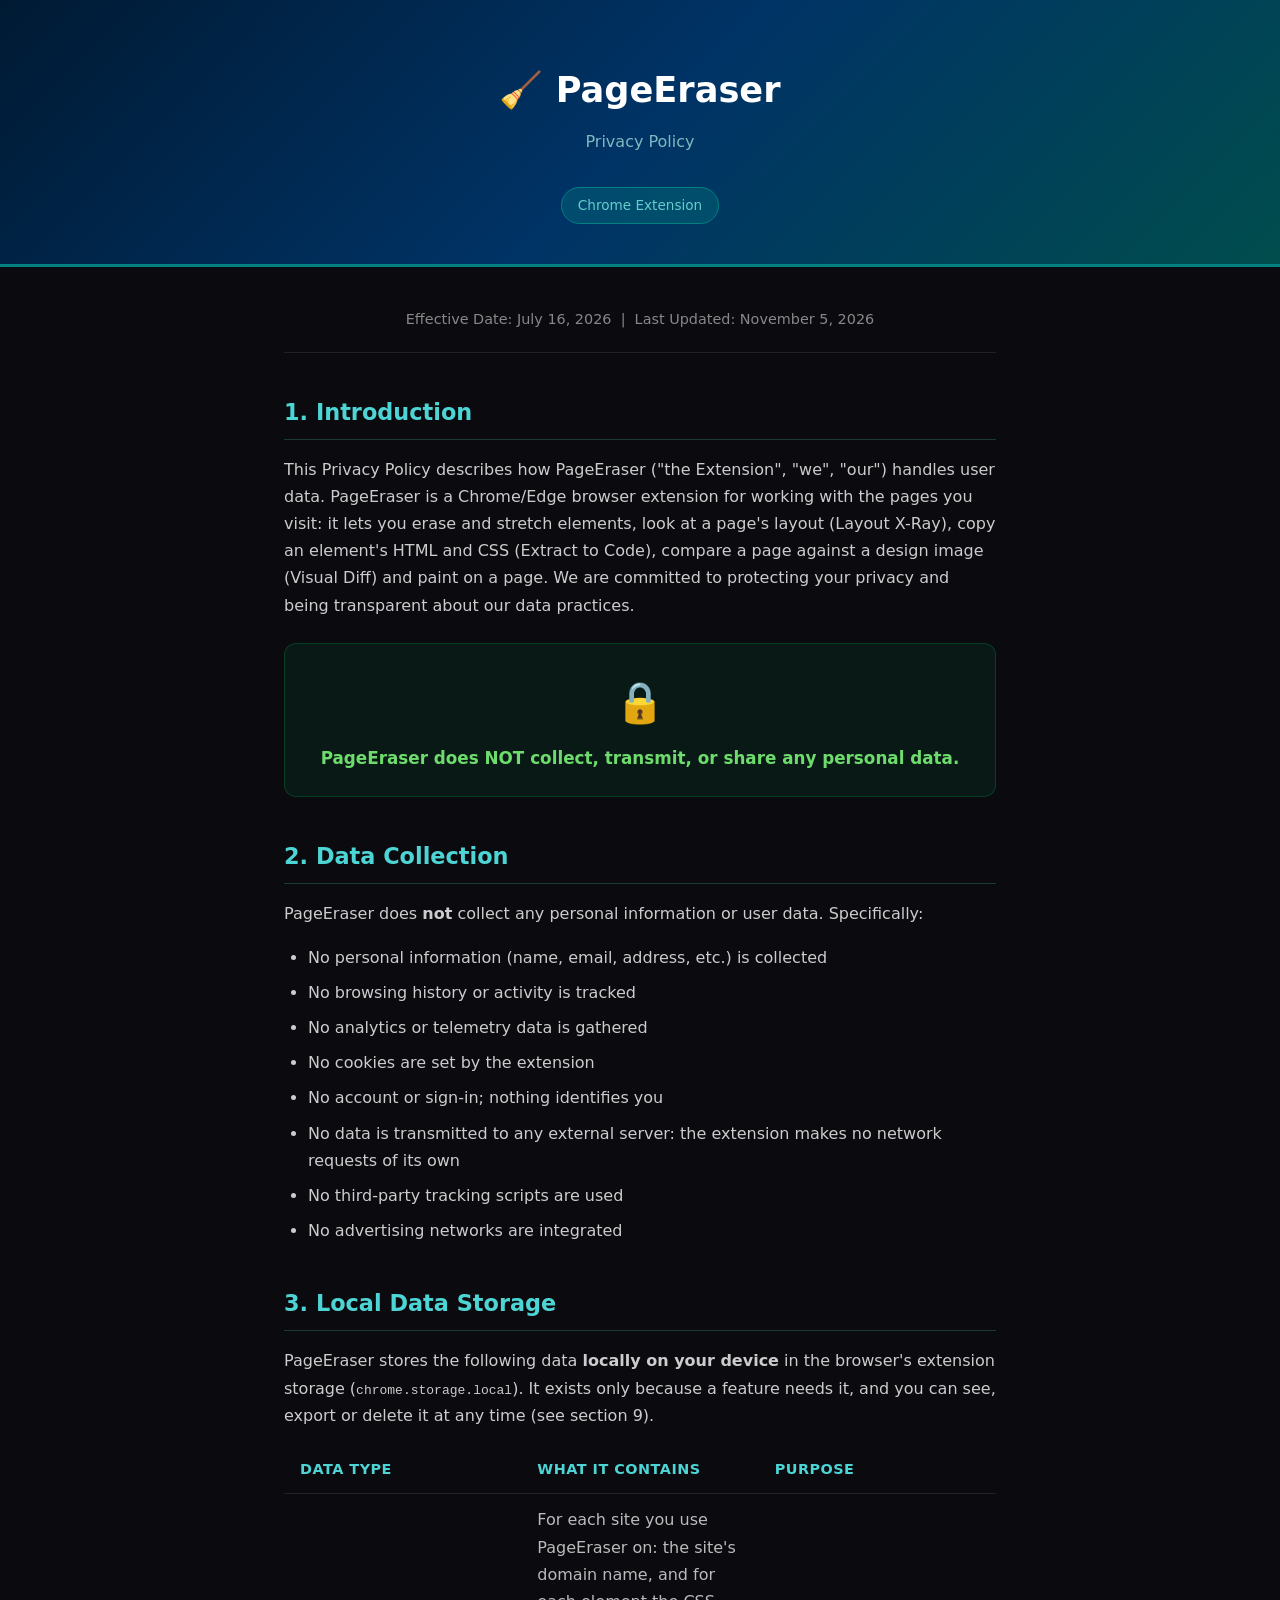
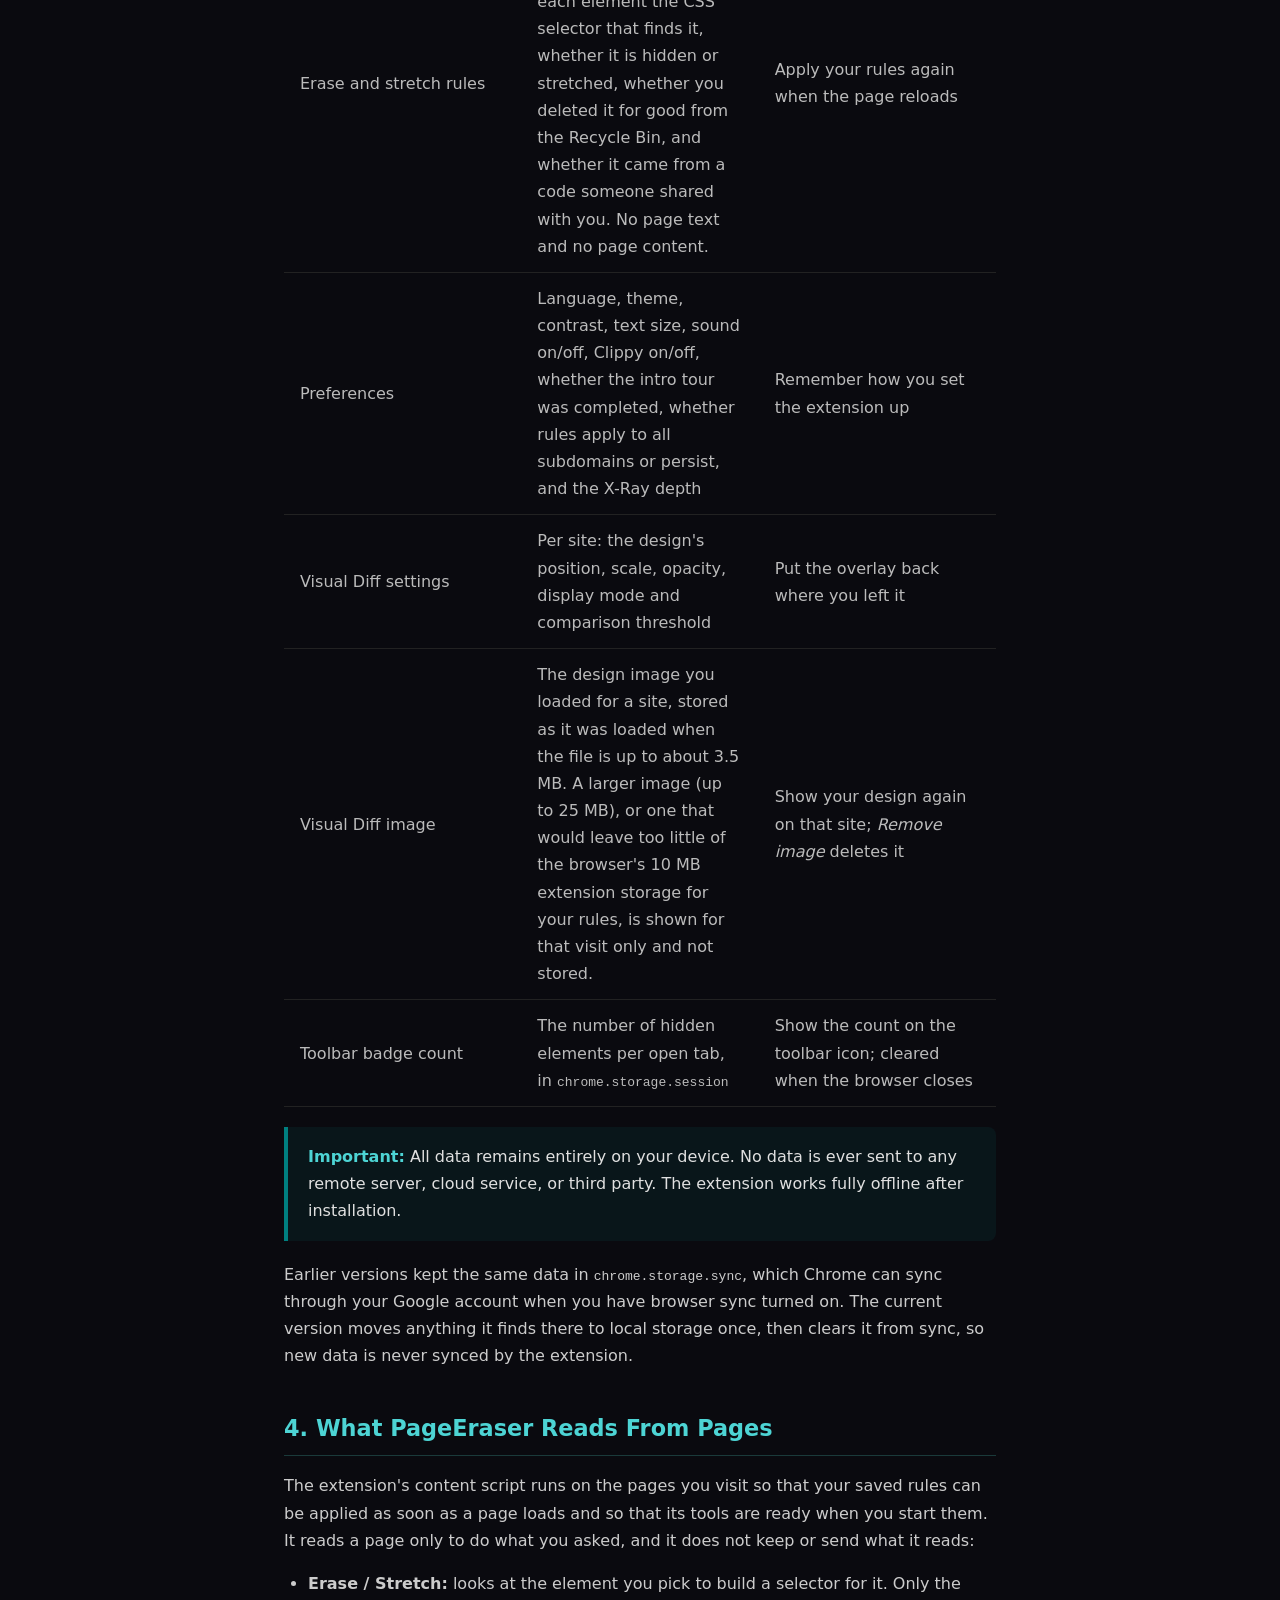
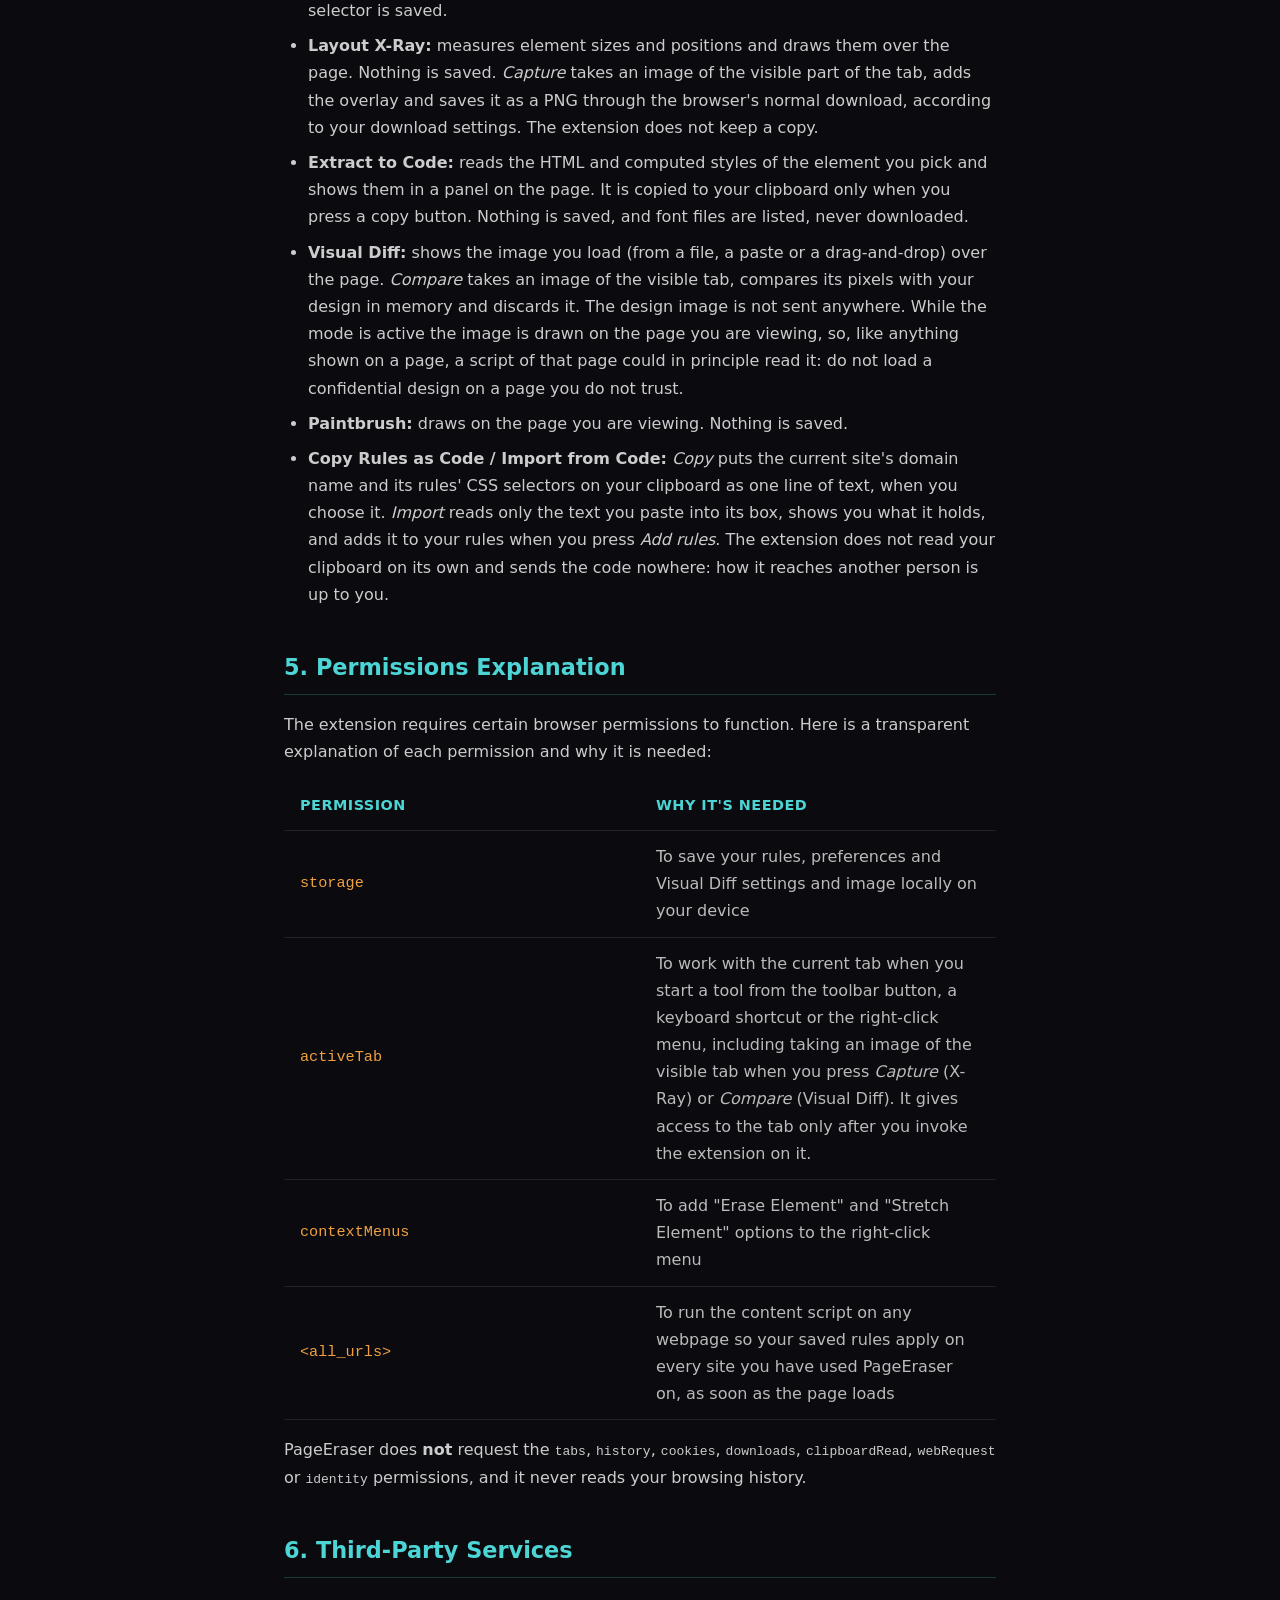
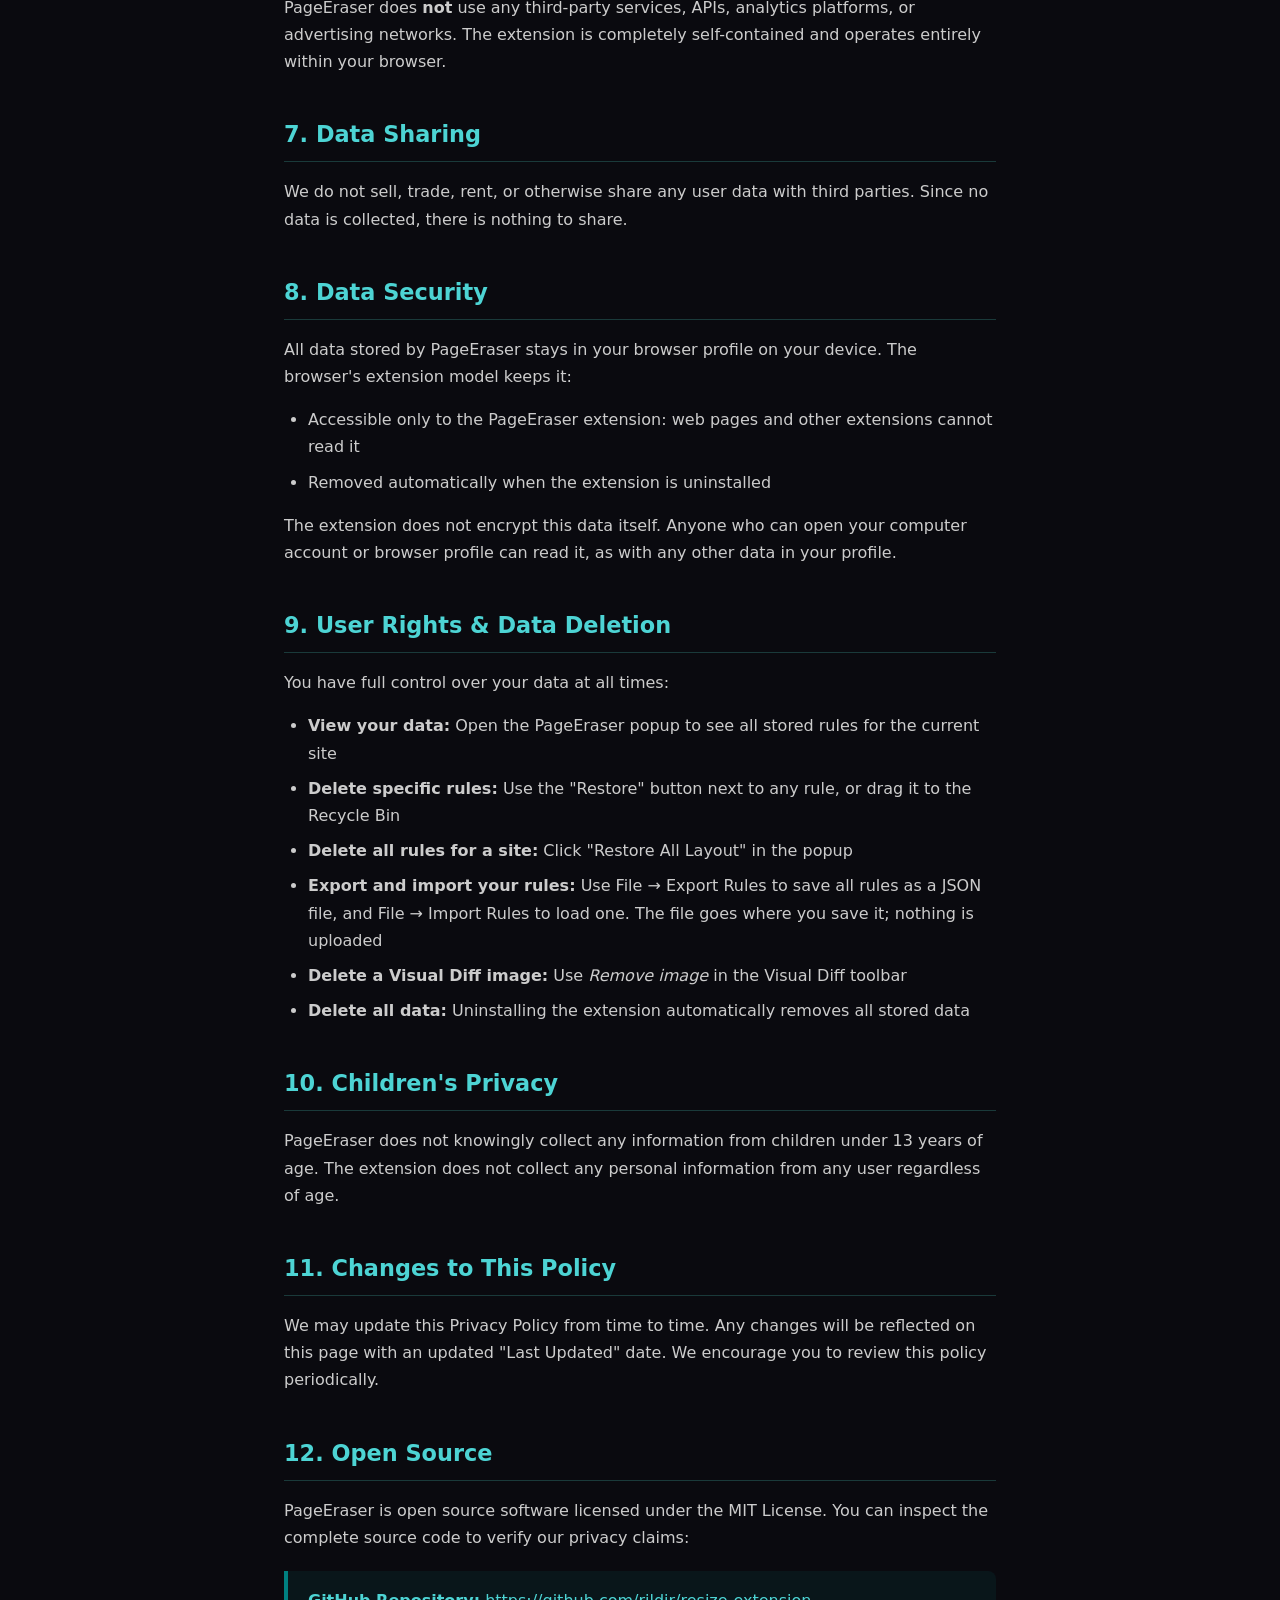
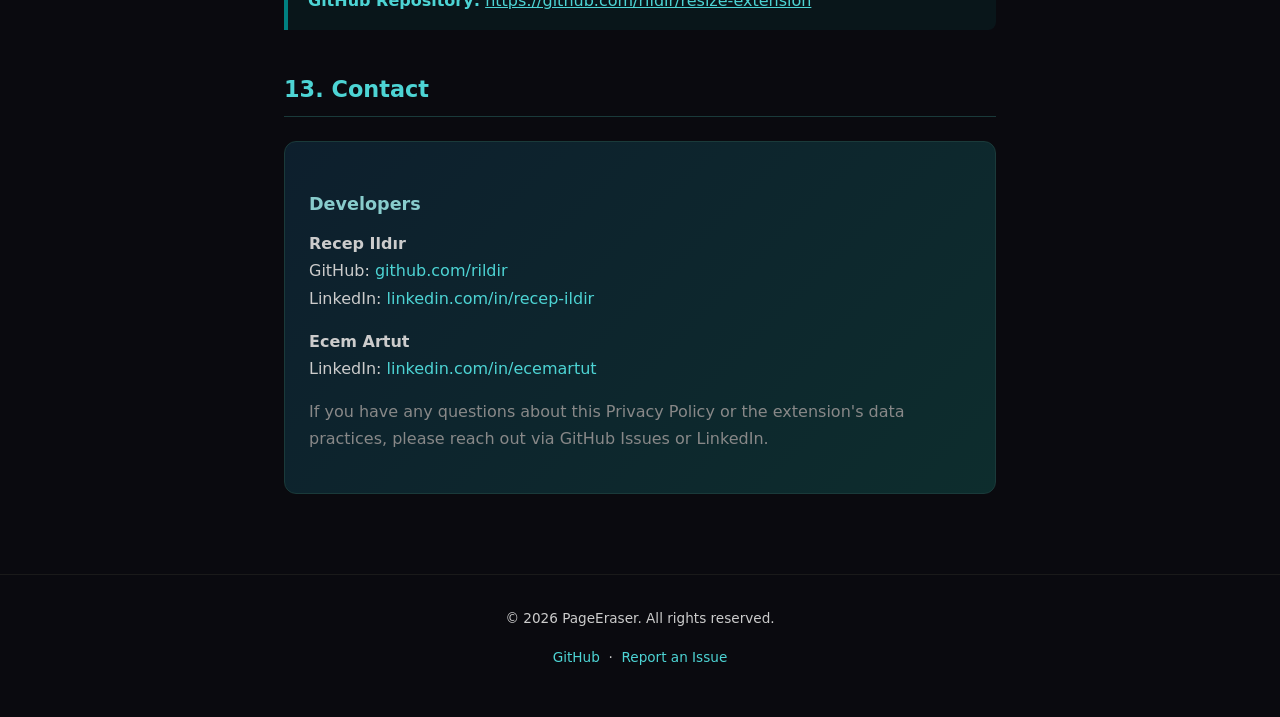
<file: privacy-policy.html>
<!DOCTYPE html>
<html lang="en">
<head>
    <meta charset="UTF-8">
    <meta name="viewport" content="width=device-width, initial-scale=1.0">
    <title>PageEraser — Privacy Policy</title>
    <style>
        * {
            margin: 0;
            padding: 0;
            box-sizing: border-box;
        }

        body {
            font-family: 'Segoe UI', system-ui, -apple-system, sans-serif;
            background: #0a0a0f;
            color: #e0e0e0;
            line-height: 1.7;
            min-height: 100vh;
        }

        .hero {
            background: linear-gradient(135deg, #001a33 0%, #003366 50%, #004d4d 100%);
            padding: 60px 20px 40px;
            text-align: center;
            border-bottom: 3px solid #008080;
        }

        .hero h1 {
            font-size: 2.2rem;
            font-weight: 700;
            color: #ffffff;
            margin-bottom: 8px;
        }

        .hero .subtitle {
            font-size: 1rem;
            color: #8ec8c8;
            opacity: 0.9;
        }

        .hero .badge {
            display: inline-block;
            margin-top: 16px;
            padding: 6px 16px;
            background: rgba(0, 128, 128, 0.3);
            border: 1px solid #008080;
            border-radius: 20px;
            font-size: 0.85rem;
            color: #66cccc;
        }

        .container {
            max-width: 760px;
            margin: 0 auto;
            padding: 40px 24px 80px;
        }

        .effective-date {
            text-align: center;
            color: #888;
            font-size: 0.9rem;
            margin-bottom: 40px;
            padding-bottom: 20px;
            border-bottom: 1px solid #222;
        }

        h2 {
            font-size: 1.4rem;
            color: #4dd4d4;
            margin-top: 40px;
            margin-bottom: 16px;
            padding-bottom: 8px;
            border-bottom: 1px solid #1a3a3a;
        }

        h3 {
            font-size: 1.1rem;
            color: #88cccc;
            margin-top: 24px;
            margin-bottom: 10px;
        }

        p {
            margin-bottom: 16px;
            color: #ccc;
        }

        ul {
            margin: 12px 0 16px 24px;
            color: #ccc;
        }

        li {
            margin-bottom: 8px;
        }

        .highlight-box {
            background: rgba(0, 128, 128, 0.1);
            border-left: 4px solid #008080;
            padding: 16px 20px;
            margin: 20px 0;
            border-radius: 0 8px 8px 0;
        }

        .highlight-box strong {
            color: #4dd4d4;
        }

        .no-data-box {
            background: rgba(0, 200, 100, 0.08);
            border: 1px solid rgba(0, 200, 100, 0.2);
            border-radius: 12px;
            padding: 24px;
            text-align: center;
            margin: 24px 0;
        }

        .no-data-box .icon {
            font-size: 2.5rem;
            margin-bottom: 8px;
        }

        .no-data-box p {
            color: #6ddc6d;
            font-weight: 600;
            font-size: 1.05rem;
            margin: 0;
        }

        table {
            width: 100%;
            table-layout: fixed;
            border-collapse: collapse;
            margin: 16px 0;
        }

        th, td {
            overflow-wrap: anywhere;
        }

        th, td {
            padding: 12px 16px;
            text-align: left;
            border-bottom: 1px solid #222;
        }

        th {
            color: #4dd4d4;
            font-weight: 600;
            font-size: 0.9rem;
            text-transform: uppercase;
            letter-spacing: 0.5px;
        }

        td {
            color: #bbb;
        }

        .permission-name {
            font-family: 'Courier New', monospace;
            color: #f0a040;
            font-size: 0.95rem;
        }

        .contact-box {
            background: linear-gradient(135deg, #0d1f2d, #0d2d2d);
            border: 1px solid #1a3a3a;
            border-radius: 12px;
            padding: 24px;
            margin-top: 24px;
        }

        .contact-box a {
            color: #4dd4d4;
            text-decoration: none;
        }

        .contact-box a:hover {
            text-decoration: underline;
        }

        footer {
            text-align: center;
            padding: 32px 20px;
            color: #555;
            font-size: 0.85rem;
            border-top: 1px solid #1a1a1a;
        }

        footer a {
            color: #4dd4d4;
            text-decoration: none;
        }

        @media (max-width: 600px) {
            .hero h1 {
                font-size: 1.6rem;
            }

            .container {
                padding: 24px 16px 60px;
            }

            h2 {
                font-size: 1.2rem;
            }
        }
    </style>
</head>
<body>

<div class="hero">
    <h1>🧹 PageEraser</h1>
    <p class="subtitle">Privacy Policy</p>
    <span class="badge">Chrome Extension</span>
</div>

<div class="container">
    <p class="effective-date">Effective Date: July 16, 2026 &nbsp;|&nbsp; Last Updated: November 5, 2026</p>

    <h2>1. Introduction</h2>
    <p>
        This Privacy Policy describes how PageEraser ("the Extension", "we", "our") handles user data.
        PageEraser is a Chrome/Edge browser extension for working with the pages you visit: it lets
        you erase and stretch elements, look at a page's layout (Layout X-Ray), copy an element's
        HTML and CSS (Extract to Code), compare a page against a design image (Visual Diff) and
        paint on a page. We are committed to protecting your privacy and being transparent about our
        data practices.
    </p>

    <div class="no-data-box">
        <div class="icon">🔒</div>
        <p>PageEraser does NOT collect, transmit, or share any personal data.</p>
    </div>

    <h2>2. Data Collection</h2>
    <p>
        PageEraser does <strong>not</strong> collect any personal information or user data. Specifically:
    </p>
    <ul>
        <li>No personal information (name, email, address, etc.) is collected</li>
        <li>No browsing history or activity is tracked</li>
        <li>No analytics or telemetry data is gathered</li>
        <li>No cookies are set by the extension</li>
        <li>No account or sign-in; nothing identifies you</li>
        <li>No data is transmitted to any external server: the extension makes no network requests of its own</li>
        <li>No third-party tracking scripts are used</li>
        <li>No advertising networks are integrated</li>
    </ul>

    <h2>3. Local Data Storage</h2>
    <p>
        PageEraser stores the following data <strong>locally on your device</strong> in the browser's
        extension storage (<code>chrome.storage.local</code>). It exists only because a feature needs
        it, and you can see, export or delete it at any time (see section 9).
    </p>

    <table>
        <thead>
            <tr>
                <th>Data Type</th>
                <th>What it contains</th>
                <th>Purpose</th>
            </tr>
        </thead>
        <tbody>
            <tr>
                <td>Erase and stretch rules</td>
                <td>For each site you use PageEraser on: the site's domain name, and for each element
                    the CSS selector that finds it, whether it is hidden or stretched, whether you
                    deleted it for good from the Recycle Bin, and whether it came from a code someone
                    shared with you. No page text and no page content.</td>
                <td>Apply your rules again when the page reloads</td>
            </tr>
            <tr>
                <td>Preferences</td>
                <td>Language, theme, contrast, text size, sound on/off, Clippy on/off, whether the
                    intro tour was completed, whether rules apply to all subdomains or persist, and
                    the X-Ray depth</td>
                <td>Remember how you set the extension up</td>
            </tr>
            <tr>
                <td>Visual Diff settings</td>
                <td>Per site: the design's position, scale, opacity, display mode and comparison
                    threshold</td>
                <td>Put the overlay back where you left it</td>
            </tr>
            <tr>
                <td>Visual Diff image</td>
                <td>The design image you loaded for a site, stored as it was loaded when the file is up to about 3.5 MB.
                    A larger image (up to 25 MB), or one that would leave too little of the browser's 10 MB extension storage for your rules, is shown for that visit only and not stored.</td>
                <td>Show your design again on that site; <em>Remove image</em> deletes it</td>
            </tr>
            <tr>
                <td>Toolbar badge count</td>
                <td>The number of hidden elements per open tab, in <code>chrome.storage.session</code></td>
                <td>Show the count on the toolbar icon; cleared when the browser closes</td>
            </tr>
        </tbody>
    </table>

    <div class="highlight-box">
        <strong>Important:</strong> All data remains entirely on your device. No data is ever
        sent to any remote server, cloud service, or third party. The extension works fully offline
        after installation.
    </div>

    <p>
        Earlier versions kept the same data in <code>chrome.storage.sync</code>, which Chrome can
        sync through your Google account when you have browser sync turned on. The current version
        moves anything it finds there to local storage once, then clears it from sync, so new data
        is never synced by the extension.
    </p>

    <h2>4. What PageEraser Reads From Pages</h2>
    <p>
        The extension's content script runs on the pages you visit so that your saved rules can be
        applied as soon as a page loads and so that its tools are ready when you start them. It
        reads a page only to do what you asked, and it does not keep or send what it reads:
    </p>
    <ul>
        <li><strong>Erase / Stretch:</strong> looks at the element you pick to build a selector for it. Only the selector is saved.</li>
        <li><strong>Layout X-Ray:</strong> measures element sizes and positions and draws them over the page. Nothing is saved. <em>Capture</em> takes an image of the visible part of the tab, adds the overlay and saves it as a PNG through the browser's normal download, according to your download settings. The extension does not keep a copy.</li>
        <li><strong>Extract to Code:</strong> reads the HTML and computed styles of the element you pick and shows them in a panel on the page. It is copied to your clipboard only when you press a copy button. Nothing is saved, and font files are listed, never downloaded.</li>
        <li><strong>Visual Diff:</strong> shows the image you load (from a file, a paste or a drag-and-drop) over the page. <em>Compare</em> takes an image of the visible tab, compares its pixels with your design in memory and discards it. The design image is not sent anywhere. While the mode is active the image is drawn on the page you are viewing, so, like anything shown on a page, a script of that page could in principle read it: do not load a confidential design on a page you do not trust.</li>
        <li><strong>Paintbrush:</strong> draws on the page you are viewing. Nothing is saved.</li>
        <li><strong>Copy Rules as Code / Import from Code:</strong> <em>Copy</em> puts the current site's domain name and its rules' CSS selectors on your clipboard as one line of text, when you choose it. <em>Import</em> reads only the text you paste into its box, shows you what it holds, and adds it to your rules when you press <em>Add rules</em>. The extension does not read your clipboard on its own and sends the code nowhere: how it reaches another person is up to you.</li>
    </ul>

    <h2>5. Permissions Explanation</h2>
    <p>
        The extension requires certain browser permissions to function. Here is a transparent
        explanation of each permission and why it is needed:
    </p>

    <table>
        <thead>
            <tr>
                <th>Permission</th>
                <th>Why It's Needed</th>
            </tr>
        </thead>
        <tbody>
            <tr>
                <td class="permission-name">storage</td>
                <td>To save your rules, preferences and Visual Diff settings and image locally on your device</td>
            </tr>
            <tr>
                <td class="permission-name">activeTab</td>
                <td>To work with the current tab when you start a tool from the toolbar button, a keyboard shortcut or the right-click menu, including taking an image of the visible tab when you press <em>Capture</em> (X-Ray) or <em>Compare</em> (Visual Diff). It gives access to the tab only after you invoke the extension on it.</td>
            </tr>
            <tr>
                <td class="permission-name">contextMenus</td>
                <td>To add "Erase Element" and "Stretch Element" options to the right-click menu</td>
            </tr>
            <tr>
                <td class="permission-name">&lt;all_urls&gt;</td>
                <td>To run the content script on any webpage so your saved rules apply on every site you have used PageEraser on, as soon as the page loads</td>
            </tr>
        </tbody>
    </table>
    <p>
        PageEraser does <strong>not</strong> request the <code>tabs</code>, <code>history</code>,
        <code>cookies</code>, <code>downloads</code>, <code>clipboardRead</code>,
        <code>webRequest</code> or <code>identity</code> permissions, and it never reads your
        browsing history.
    </p>

    <h2>6. Third-Party Services</h2>
    <p>
        PageEraser does <strong>not</strong> use any third-party services, APIs, analytics platforms,
        or advertising networks. The extension is completely self-contained and operates entirely
        within your browser.
    </p>

    <h2>7. Data Sharing</h2>
    <p>
        We do not sell, trade, rent, or otherwise share any user data with third parties. Since no
        data is collected, there is nothing to share.
    </p>

    <h2>8. Data Security</h2>
    <p>
        All data stored by PageEraser stays in your browser profile on your device. The browser's
        extension model keeps it:
    </p>
    <ul>
        <li>Accessible only to the PageEraser extension: web pages and other extensions cannot read it</li>
        <li>Removed automatically when the extension is uninstalled</li>
    </ul>
    <p>
        The extension does not encrypt this data itself. Anyone who can open your computer account or
        browser profile can read it, as with any other data in your profile.
    </p>

    <h2>9. User Rights &amp; Data Deletion</h2>
    <p>You have full control over your data at all times:</p>
    <ul>
        <li><strong>View your data:</strong> Open the PageEraser popup to see all stored rules for the current site</li>
        <li><strong>Delete specific rules:</strong> Use the "Restore" button next to any rule, or drag it to the Recycle Bin</li>
        <li><strong>Delete all rules for a site:</strong> Click "Restore All Layout" in the popup</li>
        <li><strong>Export and import your rules:</strong> Use File → Export Rules to save all rules as a JSON file, and File → Import Rules to load one. The file goes where you save it; nothing is uploaded</li>
        <li><strong>Delete a Visual Diff image:</strong> Use <em>Remove image</em> in the Visual Diff toolbar</li>
        <li><strong>Delete all data:</strong> Uninstalling the extension automatically removes all stored data</li>
    </ul>

    <h2>10. Children's Privacy</h2>
    <p>
        PageEraser does not knowingly collect any information from children under 13 years of age.
        The extension does not collect any personal information from any user regardless of age.
    </p>

    <h2>11. Changes to This Policy</h2>
    <p>
        We may update this Privacy Policy from time to time. Any changes will be reflected on this
        page with an updated "Last Updated" date. We encourage you to review this policy periodically.
    </p>

    <h2>12. Open Source</h2>
    <p>
        PageEraser is open source software licensed under the MIT License. You can inspect the
        complete source code to verify our privacy claims:
    </p>
    <div class="highlight-box">
        <strong>GitHub Repository:</strong>
        <a href="https://github.com/rildir/resize-extension" target="_blank" rel="noopener" style="color: #4dd4d4;">
            https://github.com/rildir/resize-extension
        </a>
    </div>

    <h2>13. Contact</h2>
    <div class="contact-box">
        <h3>Developers</h3>
        <p>
            <strong>Recep Ildır</strong><br>
            GitHub: <a href="https://github.com/rildir" target="_blank" rel="noopener">github.com/rildir</a><br>
            LinkedIn: <a href="https://www.linkedin.com/in/recep-ildir/" target="_blank" rel="noopener">linkedin.com/in/recep-ildir</a>
        </p>
        <p>
            <strong>Ecem Artut</strong><br>
            LinkedIn: <a href="https://www.linkedin.com/in/ecemartut/" target="_blank" rel="noopener">linkedin.com/in/ecemartut</a>
        </p>
        <p style="margin-top: 16px; color: #888;">
            If you have any questions about this Privacy Policy or the extension's data practices,
            please reach out via GitHub Issues or LinkedIn.
        </p>
    </div>
</div>

<footer>
    <p>© 2026 PageEraser. All rights reserved.</p>
    <p style="margin-top: 8px;">
        <a href="https://github.com/rildir/resize-extension" target="_blank" rel="noopener">GitHub</a>
        &nbsp;·&nbsp;
        <a href="https://github.com/rildir/resize-extension/issues" target="_blank" rel="noopener">Report an Issue</a>
    </p>
</footer>

</body>
</html>
</file>
<file: popup.css>
/**
 * PageEraser — Popup Styles (Windows 95/98 Classic Design Theme)
 * 300px fixed width layout.
 */

/* Reset & MS Sans Serif / Tahoma fonts */
*,
*::before,
*::after {
  margin: 0;
  padding: 0;
  box-sizing: border-box;
  font-smooth: never;
  -webkit-font-smoothing: none;
  -moz-osx-font-smoothing: none;
}

/* Form controls: kill the UA's native rounded/native look.
   Without this, macOS Chrome and the refreshed Chromium form controls
   round the corners of every button and input, breaking the Win95 look. */
button,
input:not([type="checkbox"]):not([type="radio"]),
select,
textarea {
  appearance: none;
  -webkit-appearance: none;
  -moz-appearance: none;
  border-radius: 0;
  background-image: none;
  color: inherit;
}

/* Checkboxes keep their native rendering (appearance:none would blank them
   out), but must not be rounded. */
input[type="checkbox"],
input[type="radio"] {
  border-radius: 0;
}

body {
  width: 300px;
  background: #c0c0c0;
  color: #000000;
  font-family: "MS Sans Serif", "Tahoma", "Arial", sans-serif;
  font-size: 11px;
  overflow: hidden;
  padding: 3px;
}

/* 3D Bevel helper classes */
.window, .win-modal {
  --title-bg: linear-gradient(90deg, #000080, #1084d0);
  --active-highlight: #000080;
}

.window {
  background: #c0c0c0;
  border-top: 1px solid #ffffff;
  border-left: 1px solid #ffffff;
  border-right: 1px solid #808080;
  border-bottom: 1px solid #808080;
  box-shadow: inset 1px 1px 0 #dfdfdf, 1px 1px 0 #000000;
}

/* Blue Theme (Windows 98) */
.window.theme-blue, .win-modal.theme-blue {
  --title-bg: linear-gradient(90deg, #0a246a, #a6caf0);
  --active-highlight: #0a246a;
}

/* Plum Theme */
.window.theme-plum, .win-modal.theme-plum {
  --title-bg: linear-gradient(90deg, #4a004a, #a400a4);
  --active-highlight: #4a004a;
}

.window-body {
  position: relative;
  padding: 8px 10px;
  display: flex;
  flex-direction: column;
  gap: 10px;
}

/* Title Bar */
.title-bar {
  background: var(--title-bg) !important;
  color: #ffffff;
  padding: 3px 4px 4px 6px;
  display: flex;
  align-items: center;
  justify-content: space-between;
  font-weight: bold;
  font-size: 12px;
}

.title-bar-text {
  letter-spacing: 0.5px;
}

.title-bar-controls {
  display: flex;
  gap: 2px;
}

.win-btn-control {
  width: 16px;
  height: 14px;
  background: #c0c0c0;
  border-top: 1px solid #ffffff;
  border-left: 1px solid #ffffff;
  border-right: 1px solid #808080;
  border-bottom: 1px solid #808080;
  box-shadow: inset 1px 1px 0 #dfdfdf, 1px 1px 0 #000000;
  position: relative;
  cursor: pointer;
  outline: none;
}

.win-btn-control:active {
  border-top: 1px solid #808080;
  border-left: 1px solid #808080;
  border-right: 1px solid #ffffff;
  border-bottom: 1px solid #ffffff;
  box-shadow: inset 1px 1px 0 #000000, 1px 1px 0 #dfdfdf;
  padding: 1px 0 0 1px;
}

/* Windows buttons control icons */
.minimize-btn::before {
  content: "";
  position: absolute;
  bottom: 3px;
  left: 3px;
  width: 6px;
  height: 2px;
  background: #000000;
}

.maximize-btn::before {
  content: "";
  position: absolute;
  top: 3px;
  left: 3px;
  width: 8px;
  height: 6px;
  border: 1px solid #000000;
  border-top-width: 2px;
}

.close-btn::before,
.close-btn::after {
  content: "";
  position: absolute;
  width: 8px;
  height: 2px;
  background: #000000;
  top: 5px;
  left: 3px;
}

.close-btn::before {
  transform: rotate(45deg);
}

.close-btn::after {
  transform: rotate(-45deg);
}

/* Menu Bar */
.menu-bar {
  display: flex;
  padding: 3px 6px;
  background: #c0c0c0;
  border-bottom: 1px solid #808080;
  box-shadow: 0 1px 0 #ffffff;
  gap: 4px;
}

.menu-item-container {
  position: relative;
}

.menu-item {
  color: #000000;
  cursor: default;
  padding: 2px 6px;
}

.menu-item:hover, .menu-item.active {
  background: var(--active-highlight);
  color: #ffffff;
}

.dropdown-menu {
  display: none;
  position: absolute;
  top: 100%;
  left: 0;
  background: #c0c0c0;
  border-top: 1px solid #ffffff;
  border-left: 1px solid #ffffff;
  border-right: 1px solid #808080;
  border-bottom: 1px solid #808080;
  box-shadow: inset 1px 1px 0 #dfdfdf, 1px 1px 0 #000000;
  z-index: 100;
  min-width: 170px;
  margin-top: 1px;
}

.dropdown-menu.visible {
  display: block;
}

#dropdown-help {
  left: auto;
  right: 0;
}

.dropdown-item {
  display: flex;
  justify-content: space-between;
  align-items: center;
  gap: 24px;
  padding: 4px 12px 4px 24px;
  color: #000000;
  cursor: default;
  white-space: nowrap;
  position: relative;
}

.dropdown-item:hover {
  background: var(--active-highlight);
  color: #ffffff;
}

.menu-shortcut {
  color: #808080;
  font-size: 10px;
  margin-left: auto;
}

.dropdown-item:hover .menu-shortcut {
  color: #ffffff;
}

/* Keyboard focus in the menu bar looks like a hover, plus a dotted frame. */
.menu-item:focus-visible,
.dropdown-item:focus-visible {
  background: var(--active-highlight);
  color: #ffffff;
  outline: 1px dotted #ffffff;
  outline-offset: -2px;
}

.dropdown-item:focus-visible .menu-shortcut {
  color: #ffffff;
}

.dropdown-item.checkable .check-mark {
  position: absolute;
  left: 6px;
  visibility: hidden;
  font-weight: bold;
}

.dropdown-item.checkable.checked .check-mark {
  visibility: visible;
}

.underline {
  text-decoration: underline;
}

/* Active Site Panel */
.field-row {
  display: flex;
  align-items: center;
  gap: 6px;
}

.field-label {
  font-weight: bold;
  color: #000000;
}

.field-value-sunken {
  flex: 1;
  background: #ffffff;
  color: #000000;
  padding: 4px 6px;
  border-top: 1px solid #808080;
  border-left: 1px solid #808080;
  border-right: 1px solid #ffffff;
  border-bottom: 1px solid #ffffff;
  box-shadow: inset 1px 1px 0 #000000, inset -1px -1px 0 #dfdfdf;
  font-family: monospace;
  font-size: 11px;
  overflow: hidden;
  text-overflow: ellipsis;
  white-space: nowrap;
}

/* Command Buttons */
.win-btn {
  background: #c0c0c0;
  color: #000000;
  border-top: 1px solid #ffffff;
  border-left: 1px solid #ffffff;
  border-right: 1px solid #808080;
  border-bottom: 1px solid #808080;
  box-shadow: inset 1px 1px 0 #dfdfdf, 1px 1px 0 #000000;
  padding: 5px 12px;
  font-family: inherit;
  font-size: 11px;
  font-weight: bold;
  cursor: pointer;
  outline: none;
  display: inline-flex;
  align-items: center;
  justify-content: center;
  text-align: center;
}

.win-btn:active:not(:disabled) {
  border-top: 1px solid #808080;
  border-left: 1px solid #808080;
  border-right: 1px solid #ffffff;
  border-bottom: 1px solid #ffffff;
  box-shadow: inset 1px 1px 0 #000000, 1px 1px 0 #dfdfdf;
  padding: 6px 11px 4px 13px;
}

.win-btn:disabled {
  color: #808080;
  text-shadow: 1px 1px 0 #ffffff;
  cursor: not-allowed;
}

.win-btn-primary {
  width: 100%;
  padding: 8px 12px;
  outline: 1px solid #000000;
  outline-offset: -1px;
}

.win-btn-primary:active:not(:disabled) {
  padding: 9px 11px 7px 13px !important;
}

/* Elements lists */
.list-section {
  display: flex;
  flex-direction: column;
  gap: 4px;
}

.list-title-row {
  display: flex;
  align-items: center;
  justify-content: space-between;
  margin-bottom: 2px;
}

.filter-row {
  display: flex;
  align-items: center;
  gap: 4px;
}

.filter-label {
  font-weight: bold;
}

.win-input {
  width: 90px;
  background: #ffffff;
  color: #000000;
  border-top: 1px solid #808080;
  border-left: 1px solid #808080;
  border-right: 1px solid #ffffff;
  border-bottom: 1px solid #ffffff;
  box-shadow: inset 1px 1px 0 #000000, inset -1px -1px 0 #dfdfdf;
  padding: 1px 4px;
  font-family: inherit;
  font-size: 10px;
  outline: none;
}

/* Rejected selector in the inline editor */
.win-input-invalid {
  background: #ffe0e0;
  outline: 1px solid #c00000;
  outline-offset: -1px;
}

.list-title {
  font-weight: bold;
  color: #000000;
}

.sunken-panel {
  height: 120px;
  overflow-y: scroll;
  background: #ffffff;
  border-top: 1px solid #808080;
  border-left: 1px solid #808080;
  border-right: 1px solid #ffffff;
  border-bottom: 1px solid #ffffff;
  box-shadow: inset 1px 1px 0 #000000, inset -1px -1px 0 #dfdfdf;
  display: flex;
  flex-direction: column;
  padding: 2px;
  gap: 2px;
}

/* Item row styling */
.selector-item {
  display: flex;
  align-items: center;
  justify-content: space-between;
  padding: 2px 4px;
  background: #ffffff;
  border-bottom: 1px dashed #dfdfdf;
  gap: 6px;
}

.selector-item:hover {
  background: var(--active-highlight);
  color: #ffffff;
}

.selector-item:hover .selector-text {
  color: #ffffff !important;
}

.selector-text {
  font-family: monospace;
  font-size: 11px;
  overflow: hidden;
  text-overflow: ellipsis;
  white-space: nowrap;
  flex: 1;
}

.selector-text.text-hide {
  color: #800000; /* Windows 95 Dark Red */
}

.selector-text.text-stretch {
  color: #008080; /* Windows 95 Teal */
}

/* Badges */
.action-badge {
  font-size: 9px;
  font-weight: bold;
  border: 1px solid;
  padding: 0 4px;
  border-radius: 2px;
  text-transform: uppercase;
  flex-shrink: 0;
}

.badge-hide {
  border-color: #800000;
  background: #ffe0e0;
  color: #800000;
}

.selector-item:hover .badge-hide {
  background: #ffffff;
  color: #800000;
}

.badge-stretch {
  border-color: #008080;
  background: #e0f8f8;
  color: #008080;
}

.selector-item:hover .badge-stretch {
  background: #ffffff;
  color: #008080;
}

/* Small button styling */
.win-btn-sm {
  padding: 1px 6px;
  font-size: 10px;
  font-weight: normal;
}

.win-btn-sm:active:not(:disabled) {
  padding: 2px 5px 0px 7px !important;
}

.empty-state {
  text-align: center;
  color: #808080;
  padding: 24px 0;
  font-style: italic;
}

/* Fieldset */
.win-fieldset {
  border-top: 1px solid #808080;
  border-left: 1px solid #808080;
  border-right: 1px solid #ffffff;
  border-bottom: 1px solid #ffffff;
  padding: 8px 10px;
  margin-top: 4px;
}

.win-legend {
  font-weight: bold;
  padding: 0 4px;
  color: #000000;
}

.shortcut-subtitle {
  font-size: 9px;
  font-weight: bold;
  color: #800000;
  margin-bottom: 4px;
  text-transform: uppercase;
}

.shortcut-row {
  display: flex;
  align-items: center;
  gap: 8px;
  margin-bottom: 4px;
  color: #000000;
}

.key-label {
  font-weight: bold;
  background: #dfdfdf;
  border-top: 1px solid #ffffff;
  border-left: 1px solid #ffffff;
  border-right: 1px solid #808080;
  border-bottom: 1px solid #808080;
  padding: 1px 5px;
  font-family: monospace;
  color: #000000;
  min-width: 20px;
  text-align: center;
}

.key-desc {
  font-size: 10px;
}

/* Status Bar */
.status-bar {
  display: flex;
  margin-top: 4px;
  gap: 2px;
}

.status-bar-field {
  flex: 1;
  background: #c0c0c0;
  padding: 2px 6px;
  border-top: 1px solid #808080;
  border-left: 1px solid #808080;
  border-right: 1px solid #ffffff;
  border-bottom: 1px solid #ffffff;
  box-shadow: inset 1px 1px 0 #000000;
  color: #000000;
  font-weight: bold;
}

.text-right {
  text-align: right;
  flex: 0 0 50px;
  font-weight: normal;
}

/* Scrollbar styling */
.sunken-panel::-webkit-scrollbar {
  width: 16px;
}

.sunken-panel::-webkit-scrollbar-track {
  background: #dfdfdf;
  box-shadow: inset 1px 1px 0 #808080, inset -1px -1px 0 #ffffff;
}

.sunken-panel::-webkit-scrollbar-thumb {
  background: #c0c0c0;
  border-top: 1px solid #ffffff;
  border-left: 1px solid #ffffff;
  border-right: 1px solid #808080;
  border-bottom: 1px solid #808080;
  box-shadow: inset 1px 1px 0 #dfdfdf, 1px 1px 0 #000000;
}

/* Modal Overlays */
.win-modal-overlay {
  position: fixed;
  top: 0;
  left: 0;
  width: 100%;
  height: 100%;
  background: rgba(0, 0, 0, 0.4);
  display: flex;
  align-items: center;
  justify-content: center;
  z-index: 200;
}

.win-modal {
  width: 260px;
  background: #c0c0c0;
  border-top: 1px solid #ffffff;
  border-left: 1px solid #ffffff;
  border-right: 1px solid #808080;
  border-bottom: 1px solid #808080;
  box-shadow: inset 1px 1px 0 #dfdfdf, 1px 1px 0 #000000;
}

.win-modal-body {
  padding: 12px;
  display: flex;
  flex-direction: column;
  gap: 12px;
}

.about-logo-container {
  display: flex;
  justify-content: center;
  padding: 8px 0;
}

.about-text-container {
  text-align: center;
  display: flex;
  flex-direction: column;
  gap: 4px;
}

.about-title {
  font-weight: bold;
  font-size: 13px;
  color: #000000;
}

.about-version {
  font-weight: bold;
  color: #000000;
}

.about-copyright, .about-credits {
  color: #404040;
}

.about-footer {
  display: flex;
  justify-content: center;
}

.win-btn-ok {
  min-width: 60px;
}

/* Retro Computer Icon */
.retro-computer-icon {
  width: 44px;
  height: 36px;
  display: flex;
  flex-direction: column;
  align-items: center;
}

.monitor-outer {
  width: 32px;
  height: 24px;
  background: #dfdfdf;
  border-top: 2px solid #ffffff;
  border-left: 2px solid #ffffff;
  border-right: 2px solid #808080;
  border-bottom: 2px solid #808080;
  box-shadow: inset 1px 1px 0 #ffffff, 1px 1px 0 #000000;
  padding: 2px;
}

.monitor-inner {
  width: 100%;
  height: 100%;
  background: #808080;
  border-top: 1px solid #000000;
  border-left: 1px solid #000000;
  border-right: 1px solid #ffffff;
  border-bottom: 1px solid #ffffff;
}

.monitor-screen {
  width: 100%;
  height: 100%;
  background: #008080;
  border: 1px solid #000000;
  cursor: pointer;
  transition: background 0.2s;
}

.monitor-screen:hover {
  background: #00a0a0;
}

.monitor-screen:active {
  background: #006060;
}

.stand {
  width: 10px;
  height: 4px;
  background: #c0c0c0;
  border-left: 2px solid #ffffff;
  border-right: 2px solid #808080;
  box-shadow: 1px 0 0 #000000;
}

.keyboard {
  width: 38px;
  height: 4px;
  background: #dfdfdf;
  border-top: 1px solid #ffffff;
  border-left: 1px solid #ffffff;
  border-right: 1px solid #808080;
  border-bottom: 1px solid #808080;
  box-shadow: 1px 1px 0 #000000;
}

/* Developer Credits */
.about-divider {
  height: 1px;
  background: #808080;
  border-bottom: 1px solid #ffffff;
  margin: 6px 0;
}

.developer-info {
  margin-top: 4px;
  font-size: 10px;
  color: #000000;
  text-align: center;
}

.dev-name {
  font-weight: bold;
  margin-bottom: 2px;
}

.dev-links {
  color: #000000;
}

.win-link {
  color: #000080;
  text-decoration: underline;
  cursor: pointer;
}

.win-link:hover {
  color: #1084d0;
}

/* Minesweeper Styles */
.minesweeper-dashboard {
  display: flex;
  align-items: center;
  justify-content: space-between;
  background: #c0c0c0;
  padding: 4px;
  border-top: 2px solid #808080;
  border-left: 2px solid #808080;
  border-right: 2px solid #ffffff;
  border-bottom: 2px solid #ffffff;
  margin-bottom: 6px;
}

.minesweeper-counter {
  background: #000000;
  color: #ff0000;
  font-family: "Courier New", monospace;
  font-size: 14px;
  font-weight: bold;
  padding: 2px 4px;
  border-top: 1px solid #808080;
  border-left: 1px solid #808080;
  border-right: 1px solid #ffffff;
  border-bottom: 1px solid #ffffff;
  min-width: 35px;
  text-align: center;
}

.minesweeper-dashboard .face-btn {
  width: 24px;
  height: 24px;
  padding: 0;
  font-size: 14px;
  display: flex;
  align-items: center;
  justify-content: center;
  background: #c0c0c0;
  border-top: 1px solid #ffffff;
  border-left: 1px solid #ffffff;
  border-right: 1px solid #808080;
  border-bottom: 1px solid #808080;
  box-shadow: inset 1px 1px 0 #dfdfdf, 1px 1px 0 #000000;
  cursor: pointer;
  outline: none;
}

.minesweeper-dashboard .face-btn:active {
  border-top: 1px solid #808080;
  border-left: 1px solid #808080;
  border-right: 1px solid #ffffff;
  border-bottom: 1px solid #ffffff;
  box-shadow: inset 1px 1px 0 #000000, 1px 1px 0 #dfdfdf;
  padding: 1px 0 0 1px;
}

.minesweeper-grid-sunken {
  border-top: 2px solid #808080;
  border-left: 2px solid #808080;
  border-right: 2px solid #ffffff;
  border-bottom: 2px solid #ffffff;
}

.minesweeper-grid {
  display: grid;
  grid-template-columns: repeat(8, 18px);
  grid-template-rows: repeat(8, 18px);
  width: 144px;
  height: 144px;
  background: #808080;
}

.mine-cell {
  width: 18px;
  height: 18px;
  background: #c0c0c0;
  border-top: 1px solid #ffffff;
  border-left: 1px solid #ffffff;
  border-right: 1px solid #808080;
  border-bottom: 1px solid #808080;
  box-shadow: inset 1px 1px 0 #dfdfdf;
  font-size: 11px;
  font-weight: bold;
  text-align: center;
  line-height: 16px;
  user-select: none;
  cursor: default;
}

.mine-cell.opened {
  border-top: 1px solid #808080;
  border-left: 1px solid #808080;
  border-right: 1px solid #c0c0c0;
  border-bottom: 1px solid #c0c0c0;
  background: #c0c0c0;
  box-shadow: none;
}

.mine-cell.exploded {
  background: #ff0000 !important;
  border-top: 1px solid #808080;
  border-left: 1px solid #808080;
  border-right: 1px solid #ff0000;
  border-bottom: 1px solid #ff0000;
}

.mine-cell.num-1 { color: #0000ff; }
.mine-cell.num-2 { color: #008000; }
.mine-cell.num-3 { color: #ff0000; }
.mine-cell.num-4 { color: #000080; }
.mine-cell.num-5 { color: #800000; }
.mine-cell.num-6 { color: #008080; }
.mine-cell.num-7 { color: #000000; }
.mine-cell.num-8 { color: #808080; }

/* ─── Spotlight Tour Onboarding ────────────────────────── */
.win-tour-overlay {
  position: absolute;
  top: 0;
  left: 0;
  width: 100%;
  height: 100%;
  z-index: 1000;
  pointer-events: auto;
  overflow: hidden;
}

.win-tour-spotlight {
  position: absolute;
  z-index: 1001;
  pointer-events: none;
  box-shadow: 0 0 0 9999px rgba(0, 0, 0, 0.65);
  border: 2px dashed #ffff00;
  border-radius: 3px;
  transition: all 0.25s cubic-bezier(0.4, 0, 0.2, 1);
}

.win-tour-tooltip {
  position: absolute;
  z-index: 1002;
  width: 240px;
  background: #ffffcc;
  color: #000000;
  border: 1px solid #000000;
  box-shadow: 2px 2px 0 rgba(0, 0, 0, 0.5);
  padding: 8px;
  font-size: 11px;
  transition: all 0.25s cubic-bezier(0.4, 0, 0.2, 1);
  display: flex;
  flex-direction: column;
  gap: 8px;
}

.tour-tooltip-body {
  font-family: "MS Sans Serif", "Tahoma", "Arial", sans-serif;
  font-size: 11px;
  line-height: 1.4;
}

.tour-tooltip-step {
  color: #000000;
}

.tour-tooltip-footer {
  display: flex;
  justify-content: space-between;
  align-items: center;
  border-top: 1px dotted #808080;
  padding-top: 6px;
  margin-top: 2px;
}

.tour-nav-buttons {
  display: flex;
  align-items: center;
  gap: 4px;
}

.tour-progress {
  font-family: monospace;
  font-size: 10px;
  color: #555555;
  user-select: none;
}

.tour-btn {
  padding: 2px 6px;
  font-size: 10px;
}

.tour-btn:active:not(:disabled) {
  padding: 3px 5px 1px 7px !important;
}

.win-tour-tooltip.arrow-top::before {
  content: '';
  position: absolute;
  top: -6px;
  left: var(--arrow-left, 20px);
  border-width: 0 6px 6px 6px;
  border-color: transparent transparent #000000 transparent;
  width: 0;
  height: 0;
}
.win-tour-tooltip.arrow-top::after {
  content: '';
  position: absolute;
  top: -5px;
  left: var(--arrow-left, 20px);
  border-width: 0 6px 6px 6px;
  border-color: transparent transparent #ffffcc transparent;
  width: 0;
  height: 0;
}

.win-tour-tooltip.arrow-bottom::before {
  content: '';
  position: absolute;
  bottom: -6px;
  left: var(--arrow-left, 20px);
  border-width: 6px 6px 0 6px;
  border-color: #000000 transparent transparent transparent;
  width: 0;
  height: 0;
}
.win-tour-tooltip.arrow-bottom::after {
  content: '';
  position: absolute;
  bottom: -5px;
  left: var(--arrow-left, 20px);
  border-width: 6px 6px 0 6px;
  border-color: #ffffcc transparent transparent transparent;
  width: 0;
  height: 0;
}

/* ─── Accessibility: High Contrast Theme ─────────────────── */
.window.theme-high-contrast, .win-modal.theme-high-contrast {
  --title-bg: #000000;
  --active-highlight: #000000;
  background: #ffffff !important;
  color: #000000 !important;
  border: 2px solid #000000 !important;
  box-shadow: none !important;
}

.window.theme-high-contrast .title-bar, .win-modal.theme-high-contrast .title-bar {
  background: #000000 !important;
  color: #ffffff !important;
}

.window.theme-high-contrast .win-btn, .win-modal.theme-high-contrast .win-btn {
  background: #ffffff !important;
  color: #000000 !important;
  border: 2px solid #000000 !important;
  box-shadow: none !important;
}

.window.theme-high-contrast .win-btn:active, .win-modal.theme-high-contrast .win-btn:active {
  background: #000000 !important;
  color: #ffffff !important;
}

.window.theme-high-contrast .sunken-panel, .window.theme-high-contrast .field-value-sunken {
  background: #ffffff !important;
  border: 2px solid #000000 !important;
  box-shadow: none !important;
}

.window.theme-high-contrast .win-fieldset {
  border: 2px solid #000000 !important;
}

.window.theme-high-contrast .menu-bar {
  background: #ffffff !important;
  border-bottom: 2px solid #000000 !important;
  box-shadow: none !important;
}

.window.theme-high-contrast .menu-item:hover, .window.theme-high-contrast .menu-item.active,
.window.theme-high-contrast .menu-item:focus-visible, .window.theme-high-contrast .dropdown-item:focus-visible {
  background: #000000 !important;
  color: #ffffff !important;
}

/* ─── Accessibility: Large Text Scale ────────────────────── */
body.text-large {
  font-size: 13px !important;
}

body.text-large .win-btn {
  font-size: 13px !important;
  padding: 6px 14px !important;
}

/* Large text: three buttons (Edit, Restore, delete-forever) no longer fit beside
   the selector, which collapsed to nothing and pushed the buttons out of the
   row. Let the buttons drop to their own line instead. */
body.text-large .selector-item {
  flex-wrap: wrap;
}

body.text-large .selector-text {
  flex: 1 1 60px;
  min-width: 60px;
}

body.text-large .selector-item .win-btn-sm {
  padding: 3px 8px !important;
}

body.text-large .field-label,
body.text-large .list-title,
body.text-large .filter-label,
body.text-large .win-legend,
body.text-large .shortcut-subtitle,
body.text-large .shortcut-row,
body.text-large .status-bar,
body.text-large .menu-item,
body.text-large .dropdown-item,
body.text-large .about-title,
body.text-large .about-version,
body.text-large .about-copyright,
body.text-large .about-credits,
body.text-large .dev-name,
body.text-large .selector-text {
  font-size: 12px !important;
}

body.text-large .win-tour-tooltip {
  width: 260px !important;
  font-size: 12px !important;
}

body.text-large .tour-tooltip-body {
  font-size: 12px !important;
}

/* ─── Title Bar Button States ─────────────────────────── */
.window.minimized .window-body,
.window.minimized .menu-bar {
  display: none !important;
}

.window.minimized .status-bar {
  margin-top: 0 !important;
}

.window.maximized .maximize-btn::before {
  /* Restore icon: two overlapping squares */
  width: 6px !important;
  height: 5px !important;
  top: 4px !important;
  left: 2px !important;
  box-shadow: 2px -2px 0 0 #000000 !important;
}

@keyframes win-wobble {
  0%   { transform: translateX(0); }
  15%  { transform: translateX(-3px) rotate(-0.5deg); }
  30%  { transform: translateX(3px) rotate(0.5deg); }
  45%  { transform: translateX(-2px) rotate(-0.3deg); }
  60%  { transform: translateX(2px) rotate(0.3deg); }
  75%  { transform: translateX(-1px); }
  100% { transform: translateX(0); }
}

.window.wobble {
  animation: win-wobble 0.4s ease-in-out !important;
}

/* ─── Clippy Assistant Styling ─────────────────────────── */
.win-clippy-buddy {
  position: absolute !important;
  bottom: 25px !important;
  right: 10px !important;
  width: 140px !important;
  display: flex !important;
  flex-direction: column !important;
  align-items: flex-end !important;
  z-index: 100 !important;
  pointer-events: none !important;
}

.win-clippy-buddy .clippy-bubble,
.win-clippy-buddy .clippy-sprite {
  pointer-events: auto !important;
}

.clippy-bubble {
  position: relative !important;
  background: #ffffe1 !important;
  color: #000000 !important;
  border: 1px solid #000000 !important;
  border-radius: 6px !important;
  padding: 8px !important;
  font-size: 11px !important;
  line-height: 1.4 !important;
  box-shadow: 2px 2px 0 rgba(0, 0, 0, 0.2) !important;
  width: 100% !important;
  min-height: 54px !important;
  display: none;
  align-items: center !important;
  justify-content: center !important;
  font-family: "MS Sans Serif", "Tahoma", Arial, sans-serif !important;
}

.clippy-bubble.visible {
  display: flex !important;
}

.clippy-bubble::after {
  content: "" !important;
  position: absolute !important;
  bottom: -6px !important;
  right: 20px !important;
  left: auto !important;
  border-width: 6px 6px 0 !important;
  border-color: #ffffe1 transparent !important;
  display: block !important;
  width: 0 !important;
}

.clippy-bubble::before {
  content: "" !important;
  position: absolute !important;
  bottom: -7px !important;
  right: 20px !important;
  left: auto !important;
  border-width: 6px 6px 0 !important;
  border-color: #000000 transparent !important;
  display: block !important;
  width: 0 !important;
}

.clippy-sprite {
  width: 50px !important;
  height: 60px !important;
  display: flex !important;
  align-items: center !important;
  justify-content: center !important;
  cursor: pointer !important;
  user-select: none !important;
}

.clippy-paperclip {
  position: relative !important;
  width: 28px !important;
  height: 44px !important;
  border: 2px solid #555555 !important;
  border-radius: 12px 12px 10px 10px !important;
  background: transparent !important;
  transform: rotate(-15deg) !important;
  transition: transform 0.2s ease !important;
}

.clippy-sprite:hover .clippy-paperclip {
  transform: rotate(-10deg) scale(1.05) !important;
}

/* Inner loop of paperclip using pseudo elements */
.clippy-paperclip::after {
  content: "" !important;
  position: absolute !important;
  top: 6px !important;
  left: 4px !important;
  width: 16px !important;
  height: 28px !important;
  border: 2px solid #555555 !important;
  border-radius: 8px 8px 6px 6px !important;
  border-top: none !important;
}

/* Eyes */
.clippy-eye {
  position: absolute !important;
  width: 4px !important;
  height: 4px !important;
  background: #000000 !important;
  border-radius: 50% !important;
  top: 10px !important;
  z-index: 5 !important;
  transition: height 0.1s ease !important;
}

.clippy-eye.left {
  left: 8px !important;
}

.clippy-eye.right {
  left: 16px !important;
}

/* Eyebrows */
.clippy-paperclip::before {
  content: "" !important;
  position: absolute !important;
  width: 14px !important;
  height: 2px !important;
  background: #000000 !important;
  top: 6px !important;
  left: 7px !important;
  border-radius: 1px !important;
  z-index: 5 !important;
}

/* Mouth */
.clippy-mouth {
  position: absolute !important;
  width: 8px !important;
  height: 4px !important;
  border-bottom: 2px solid #000000 !important;
  border-radius: 0 0 4px 4px !important;
  top: 16px !important;
  left: 10px !important;
  z-index: 5 !important;
}

/* Wink animation */
.clippy-paperclip.wink .clippy-eye.right {
  height: 1px !important;
  top: 12px !important;
}

/* ─── Retro Expansion Pack Styles ────────────────────────── */

/* 1. Drag & Drop Recycle Bin */
.win-recycle-bin {
  display: flex;
  flex-direction: column;
  align-items: center;
  justify-content: center;
  width: 70px;
  height: 48px;
  border-top: 1px solid #808080;
  border-left: 1px solid #808080;
  border-right: 1px solid #ffffff;
  border-bottom: 1px solid #ffffff;
  box-shadow: inset 1px 1px 0 #000000, 1px 1px 0 #dfdfdf;
  background: #c0c0c0;
  padding: 2px;
  cursor: pointer;
  user-select: none;
  flex-shrink: 0;
}

.win-recycle-bin.drag-over {
  background: #dfdfdf;
  border: 1px dashed #000080;
  box-shadow: none;
}

.recycle-bin-icon {
  width: 22px;
  height: 20px;
  position: relative;
  margin-bottom: 2px;
}

/* The bin is an inline SVG in popup.html. "empty" and "full" differ only in
 * whether the sheets of paper sticking out of the top are shown. */
.recycle-bin-icon svg {
  display: block;
}

.recycle-bin-icon .bin-paper {
  display: none;
}

.recycle-bin-icon.full .bin-paper {
  display: inline;
}

.recycle-bin-label {
  font-size: 9px;
  font-weight: bold;
  color: #000;
  text-align: center;
}

/* Draggable Selector Item style modifications */
.selector-item {
  cursor: grab !important;
  user-select: none;
  display: flex !important;
  align-items: center !important;
}

.selector-item:active {
  cursor: grabbing !important;
}

/* Mini document file icon inside selectors list */
.selector-item::before {
  content: "" !important;
  display: inline-block !important;
  width: 8px !important;
  height: 10px !important;
  background: #ffffff !important;
  border: 1px solid #000000 !important;
  margin-right: 6px !important;
  position: relative !important;
  flex-shrink: 0 !important;
  box-shadow: 1px 1px 0 rgba(0,0,0,0.15) !important;
}

/* 2. Soundboard Event Styles */
.sound-event-item {
  padding: 4px 6px;
  font-size: 11px;
  color: #000;
  cursor: default;
  user-select: none;
}

.sound-event-item:hover {
  background: #dfdfdf;
}

.sound-event-item.active {
  background: var(--active-highlight) !important;
  color: #ffffff !important;
}

/* 3. Blue Screen of Death (BSOD) */
#bsod-overlay {
  position: fixed;
  top: 0;
  left: 0;
  width: 100%;
  height: 100%;
  background: #000080;
  color: #ffffff;
  z-index: 9999;
  font-family: "Courier New", Courier, monospace;
  font-size: 11px;
  padding: 25px 20px;
  box-sizing: border-box;
  line-height: 1.4;
  overflow: hidden;
  user-select: none;
}

.bsod-content {
  max-width: 460px;
  margin: 0 auto;
}

.bsod-header {
  background: #c0c0c0;
  color: #000080;
  display: inline-block;
  padding: 2px 14px;
  font-weight: bold;
  font-size: 12px;
  margin-bottom: 25px;
  text-transform: uppercase;
}

#bsod-overlay p {
  margin: 12px 0;
}

#bsod-overlay ul {
  margin: 12px 0;
  padding-left: 20px;
  list-style-type: square;
}

#bsod-overlay li {
  margin: 6px 0;
}


/* Notice under the site field: the page did not answer (tab opened before the
 * extension was installed or updated). Same yellow as Clippy's balloon. */
.reach-notice {
  width: 100%;
  box-sizing: border-box;
  padding: 4px 6px;
  border: 1px solid #800000;
  background: #ffffe1;
  color: #800000;
  font-size: 11px;
  line-height: 1.3;
}

.reach-notice[hidden] { display: none; }

.window.theme-high-contrast .reach-notice {
  background: #000000;
  color: #ffffff;
  border-color: #ffffff;
}

/* ─── Rules from someone else's code ─────────────────────── */
.imported-banner {
  display: flex;
  align-items: center;
  gap: 4px;
  margin-top: 2px;
  padding: 2px 4px;
  background: #000080;
  color: #ffffff;
  font-size: 10px;
  flex-shrink: 0;
}

.imported-banner-text {
  flex: 1;
  min-width: 0;
  font-weight: bold;
  overflow: hidden;
  text-overflow: ellipsis;
  white-space: nowrap;
}

.selector-item.imported {
  border-left: 3px solid #000080;
}

/* Import from Code dialog */
.code-label {
  display: block;
  margin-bottom: 4px;
  font-size: 11px;
}

.code-input {
  display: block;
  width: 100%;
  height: 52px;
  box-sizing: border-box;
  resize: none;
  font-family: monospace;
  word-break: break-all;
}

.code-preview {
  min-height: 44px;
  max-height: 104px;
  margin: 6px 0;
  padding: 4px;
  overflow-y: auto;
  background: #ffffff;
  color: #000000;
  font-size: 11px;
  border-top: 1px solid #808080;
  border-left: 1px solid #808080;
  border-right: 1px solid #ffffff;
  border-bottom: 1px solid #ffffff;
  box-shadow: inset 1px 1px 0 #000000, inset -1px -1px 0 #dfdfdf;
}

.code-hint { color: #808080; font-style: italic; }
.code-error { color: #800000; }
.code-summary { margin-bottom: 2px; font-weight: bold; word-break: break-all; }
.code-more, .code-skipped { color: #808080; font-size: 10px; }
.code-note { margin-bottom: 8px; color: #404040; font-size: 10px; line-height: 1.3; }

.theme-high-contrast .imported-banner { background: #000000; color: #ffffff; border: 2px solid #ffffff; }
.theme-high-contrast .selector-item.imported { border-left: 4px solid #000000; }
.theme-high-contrast .code-preview { border: 2px solid #000000; box-shadow: none; }
.theme-high-contrast .code-hint, .theme-high-contrast .code-more,
.theme-high-contrast .code-skipped, .theme-high-contrast .code-note { color: #000000; }
.theme-high-contrast .code-error { color: #000000; font-weight: bold; }

body.text-large .reach-notice { font-size: 12px; }
body.text-large .imported-banner,
body.text-large .code-preview,
body.text-large .code-label { font-size: 12px; }
/* Large text makes every .win-btn big; the banner has to share one row with its label. */
body.text-large .imported-banner .win-btn { padding: 1px 8px !important; font-size: 11px !important; }
body.text-large .code-note,
body.text-large .code-more,
body.text-large .code-skipped { font-size: 11px; }
</file>
